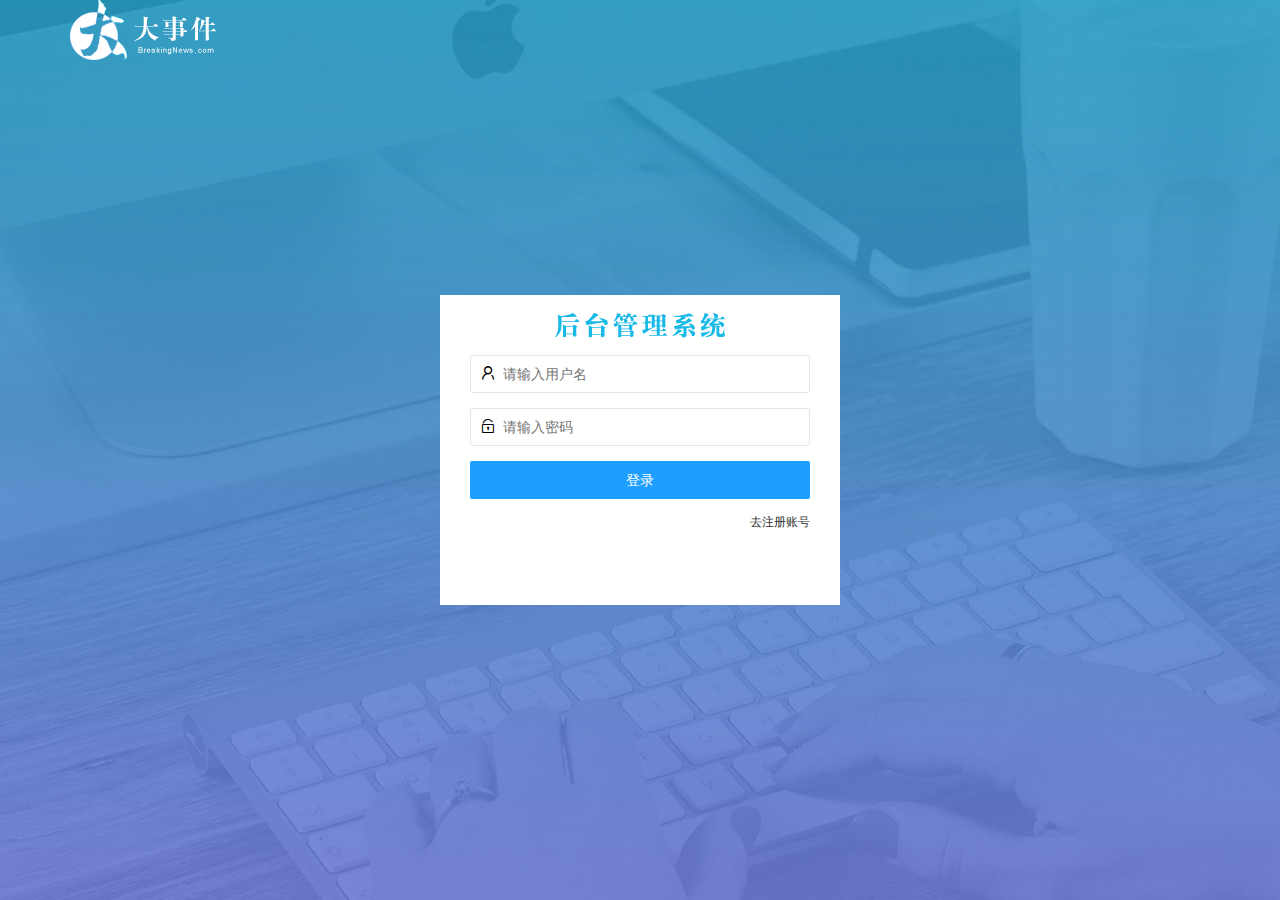
<file: index.html>
<!DOCTYPE html>
<html lang="en">
<head>
    <meta charset="UTF-8">
    <meta name="viewport" content="width=device-width, initial-scale=1.0">
    <title>大事件登录/注册</title>
    <link rel="stylesheet" href="/assets/lib/layui/css/layui.css">
    <link rel="stylesheet" href="/assets/css/login.css">
</head>
<body>
    <!-- 头部的 Logo 区域 -->
    <div class="layui-main">
        <img src="/assets/images/logo.png" alt="" />
    </div> 
    <!-- 登录注册区域 -->
    <div class="loginAndRegBox">
        <div class="title-box"></div>
        <!-- 登录的div -->




    <!-- <div class="login-box">
        <div class="layui-form-item links">
            输入框 -->
            <!-- <div class="layui-form-item">
                <div class="layui-input-block">
                <input type="text" name="title" required  lay-verify="required" placeholder="请输入账号" autocomplete="off" class="layui-input">
                </div> -->
                <!-- <div class="layui-form-item"> -->
                    <!-- <i class="layui-icon layui-icon-username"></i> -->
                    <!-- <input type="text" name="username" required lay-verify="required" placeholder="请输入用户名" autocomplete="off" class="layui-input" /> -->
                <!-- </div> -->
                <!-- 密码 -->
                <!-- <div class="layui-form-item"> -->
                    <!-- <i class="layui-icon layui-icon-password"></i> -->
                    <!-- <input type="password" name="password" required lay-verify="required" placeholder="请输入密码" autocomplete="off" class="layui-input" /> -->
                <!-- </div> -->
                <!-- 登录按钮 -->
        <!-- <div class="layui-form-item">
            
            <button class="layui-btn layui-btn-fluid layui-btn-normal" lay-submit>登录</button>
        </div>
        <a href="javascript:;" id="link_reg">去注册账号</a>
    </div></div> - -->

    <div class="login-box">
        <!-- 登录的表单 -->
        <form class="layui-form" id="form_login">
        <!-- 用户名 -->
        <div class="layui-form-item">
            <i class="layui-icon layui-icon-username"></i>
            <input type="text" name="username" required lay-verify="required" placeholder="请输入用户名" autocomplete="off" class="layui-input" />
        </div>
        <!-- 密码 -->
        <div class="layui-form-item">
            <i class="layui-icon layui-icon-password"></i>
            <input type="password" name="password" required lay-verify="required|pwd" placeholder="请输入密码" autocomplete="off" class="layui-input" />
        </div>
        <!-- 登录按钮 -->
        <div class="layui-form-item">
            <!-- 注意：表单提交按钮和普通按钮的区别，就是 lay-submit 属性 -->
            <button class="layui-btn layui-btn-fluid layui-btn-normal" lay-submit>登录</button>
        </div>
        <div class="layui-form-item links">
            <a href="javascript:;" id="link_reg">去注册账号</a>
        </div>
        </form>
    </div>


    <!-- 注册的div -->
    <div class="reg-box">
        <!-- 注册的表单 -->
        <form class="layui-form" id="form_reg">
        <!-- 用户名 -->
        <div class="layui-form-item">
            <i class="layui-icon layui-icon-username"></i>
            <input type="text" name="username" required lay-verify="required" placeholder="请输入用户名" autocomplete="off" class="layui-input" />
        </div>
        <!-- 密码 -->
        <div class="layui-form-item">
            <i class="layui-icon layui-icon-password"></i>
            <input type="password" name="password" required lay-verify="required|pwd" placeholder="请输入密码" autocomplete="off" class="layui-input" />
        </div>
        <!-- 密码确认框 -->
        <div class="layui-form-item">
            <i class="layui-icon layui-icon-password"></i>
            <input type="password" name="repassword" required lay-verify="required|pwd|repwd" placeholder="再次确认密码" autocomplete="off" class="layui-input" />
        </div>
        <!-- 注册按钮 -->
        <div class="layui-form-item">
            <!-- 注意：表单提交按钮和普通按钮的区别，就是 lay-submit 属性 -->
            <button class="layui-btn layui-btn-fluid layui-btn-normal" lay-submit>注册</button>
        </div>
        <div class="layui-form-item links">
            <a href="javascript:;" id="link_login">去登录</a>
        </div>
        </form>
    </div>
    </div>
    <script src="/assets/lib/jquery.js"></script>
    <script src="/assets/js/baseAPI.js"></script>
    <script src="/assets/js/login.js"></script>
    <script src="/assets/lib/layui/layui.all.js"></script>
</body>
</html>
</file>
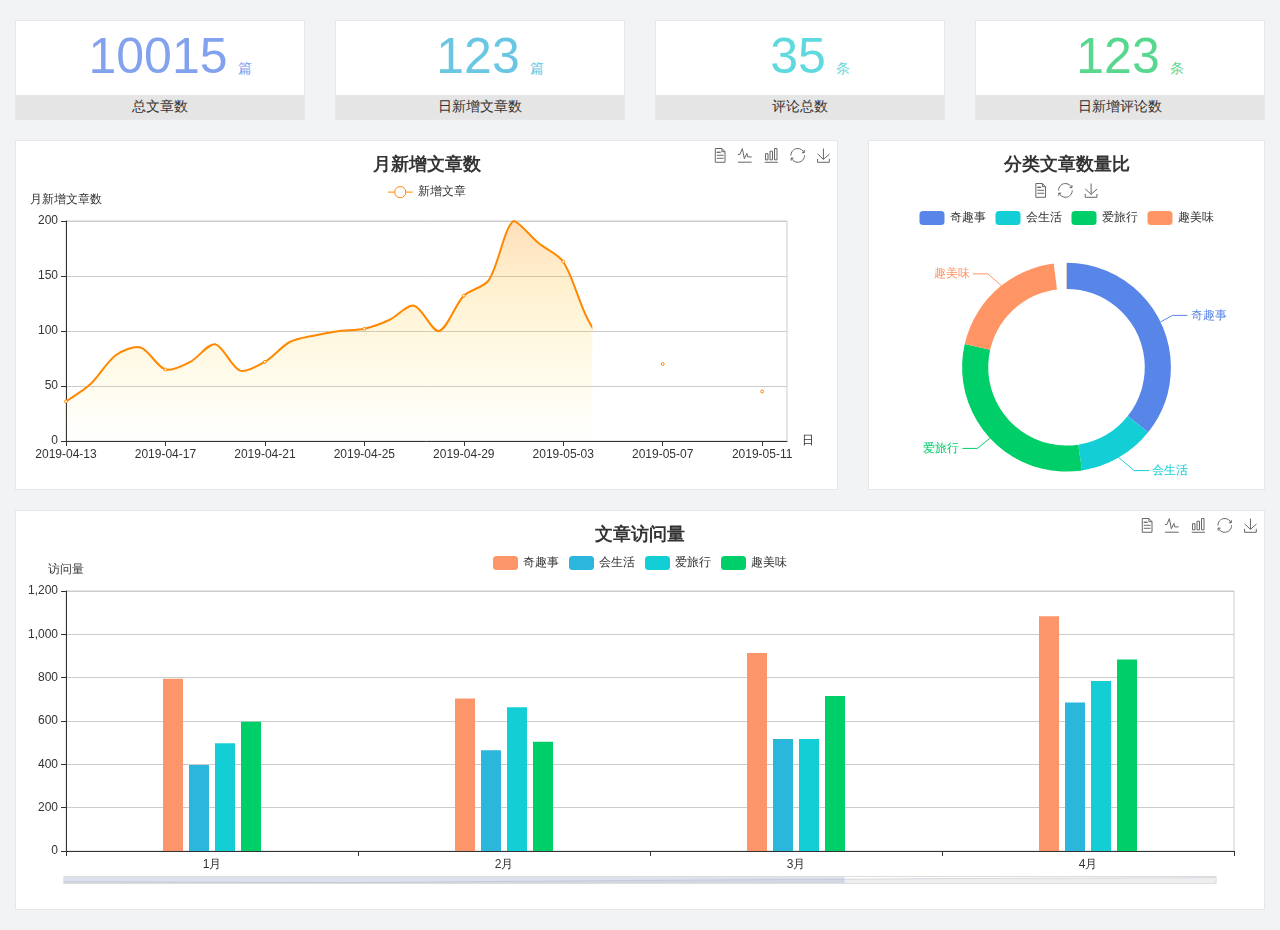
<file: home/dashboard.html>
<!DOCTYPE html>
<html lang="en">

<head>
  <meta charset="UTF-8">
  <meta name="viewport" content="width=device-width, initial-scale=1.0">
  <meta http-equiv="X-UA-Compatible" content="ie=edge">
  <title>图表统计</title>
  <link rel="stylesheet" href="../../assets/lib/bootstrap.css" />
  <link rel="stylesheet" href="../../assets/lib/main.css" />
  <script src="../../assets/lib/jquery.js"></script>
  <script type="text/javascript" src="../../assets/lib/echarts.min.js"></script>
</head>

<body>
  <div class="container-fluid">
    <div class="row spannel_list">
      <div class="col-sm-3 col-xs-6">
        <div class="spannel">
          <em>10015</em><span>篇</span>
          <b>总文章数</b>
        </div>
      </div>
      <div class="col-sm-3 col-xs-6">
        <div class="spannel scolor01">
          <em>123</em><span>篇</span>
          <b>日新增文章数</b>
        </div>
      </div>
      <div class="col-sm-3 col-xs-6">
        <div class="spannel scolor02">
          <em>35</em><span>条</span>
          <b>评论总数</b>
        </div>
      </div>
      <div class="col-sm-3 col-xs-6">
        <div class="spannel scolor03">
          <em>123</em><span>条</span>
          <b>日新增评论数</b>
        </div>
      </div>
    </div>
  </div>

  <div class="container-fluid">
    <div class="row curve-pie">
      <div class="col-lg-8 col-md-8">
        <div class="gragh_pannel" id="curve_show"></div>
      </div>
      <div class="col-lg-4 col-md-4">
        <div class="gragh_pannel" id="pie_show"></div>
      </div>
    </div>
  </div>

  <div class="container-fluid">
    <div class="column_pannel" id="column_show"></div>
  </div>

  <script>
    var oChart = echarts.init(document.getElementById('curve_show'));
    var aList_all = [
      { 'count': 36, 'date': '2019-04-13' },
      { 'count': 52, 'date': '2019-04-14' },
      { 'count': 78, 'date': '2019-04-15' },
      { 'count': 85, 'date': '2019-04-16' },
      { 'count': 65, 'date': '2019-04-17' },
      { 'count': 72, 'date': '2019-04-18' },
      { 'count': 88, 'date': '2019-04-19' },
      { 'count': 64, 'date': '2019-04-20' },
      { 'count': 72, 'date': '2019-04-21' },
      { 'count': 90, 'date': '2019-04-22' },
      { 'count': 96, 'date': '2019-04-23' },
      { 'count': 100, 'date': '2019-04-24' },
      { 'count': 102, 'date': '2019-04-25' },
      { 'count': 110, 'date': '2019-04-26' },
      { 'count': 123, 'date': '2019-04-27' },
      { 'count': 100, 'date': '2019-04-28' },
      { 'count': 132, 'date': '2019-04-29' },
      { 'count': 146, 'date': '2019-04-30' },
      { 'count': 200, 'date': '2019-05-01' },
      { 'count': 180, 'date': '2019-05-02' },
      { 'count': 163, 'date': '2019-05-03' },
      { 'count': 110, 'date': '2019-05-04' },
      { 'count': 80, 'date': '2019-05-05' },
      { 'count': 82, 'date': '2019-05-06' },
      { 'count': 70, 'date': '2019-05-07' },
      { 'count': 65, 'date': '2019-05-08' },
      { 'count': 54, 'date': '2019-05-09' },
      { 'count': 40, 'date': '2019-05-10' },
      { 'count': 45, 'date': '2019-05-11' },
      { 'count': 38, 'date': '2019-05-12' },
    ];

    let aCount = [];
    let aDate = [];

    for (var i = 0; i < aList_all.length; i++) {
      aCount.push(aList_all[i].count);
      aDate.push(aList_all[i].date);
    }

    var chartopt = {
      title: {
        text: '月新增文章数',
        left: 'center',
        top: '10'
      },
      tooltip: {
        trigger: 'axis'
      },
      legend: {
        data: ['新增文章'],
        top: '40'
      },
      toolbox: {
        show: true,
        feature: {
          mark: { show: true },
          dataView: { show: true, readOnly: false },
          magicType: { show: true, type: ['line', 'bar'] },
          restore: { show: true },
          saveAsImage: { show: true }
        }
      },
      calculable: true,
      xAxis: [
        {
          name: '日',
          type: 'category',
          boundaryGap: false,
          data: aDate
        }
      ],
      yAxis: [
        {
          name: '月新增文章数',
          type: 'value'
        }
      ],
      series: [
        {
          name: '新增文章',
          type: 'line',
          smooth: true,
          itemStyle: { normal: { areaStyle: { type: 'default' }, color: '#f80' }, lineStyle: { color: '#f80' } },
          data: aCount
        }],
      areaStyle: {
        normal: {
          color: new echarts.graphic.LinearGradient(0, 0, 0, 1, [{
            offset: 0,
            color: 'rgba(255,136,0,0.39)'
          }, {
            offset: .34,
            color: 'rgba(255,180,0,0.25)'
          }, {
            offset: 1,
            color: 'rgba(255,222,0,0.00)'
          }])

        }
      },
      grid: {
        show: true,
        x: 50,
        x2: 50,
        y: 80,
        height: 220
      }
    };

    oChart.setOption(chartopt);


    var oPie = echarts.init(document.getElementById('pie_show'));
    var oPieopt =
    {
      title: {
        top: 10,
        text: '分类文章数量比',
        x: 'center'
      },
      tooltip: {
        trigger: 'item',
        formatter: "{a} <br/>{b} : {c} ({d}%)"
      },
      color: ['#5885e8', '#13cfd5', '#00ce68', '#ff9565'],
      legend: {
        x: 'center',
        top: 65,
        data: ['奇趣事', '会生活', '爱旅行', '趣美味']
      },
      toolbox: {
        show: true,
        x: 'center',
        top: 35,
        feature: {
          mark: { show: true },
          dataView: { show: true, readOnly: false },
          magicType: {
            show: true,
            type: ['pie', 'funnel'],
            option: {
              funnel: {
                x: '25%',
                width: '50%',
                funnelAlign: 'left',
                max: 1548
              }
            }
          },
          restore: { show: true },
          saveAsImage: { show: true }
        }
      },
      calculable: true,
      series: [
        {
          name: '访问来源',
          type: 'pie',
          radius: ['45%', '60%'],
          center: ['50%', '65%'],
          data: [
            { value: 300, name: '奇趣事' },
            { value: 100, name: '会生活' },
            { value: 260, name: '爱旅行' },
            { value: 180, name: '趣美味' }
          ]
        }
      ]
    };
    oPie.setOption(oPieopt);



    var oColumn = this.echarts.init(document.getElementById('column_show'));
    var oColumnopt =
    {
      title: {
        text: '文章访问量',
        left: 'center',
        top: '10'
      },
      tooltip: {
        trigger: 'axis'
      },
      legend: {
        data: ['奇趣事', '会生活', '爱旅行', '趣美味'],
        top: '40'
      },
      toolbox: {
        show: true,
        feature: {
          mark: { show: true },
          dataView: { show: true, readOnly: false },
          magicType: { show: true, type: ['line', 'bar'] },
          restore: { show: true },
          saveAsImage: { show: true }
        }
      },
      calculable: true,
      xAxis: [
        {
          type: 'category',
          data: ['1月', '2月', '3月', '4月', '5月']
        }
      ],
      yAxis: [
        {
          name: '访问量',
          type: 'value'
        }
      ],
      series: [
        {
          name: '奇趣事',
          type: 'bar',
          barWidth: 20,
          itemStyle: {
            normal: { areaStyle: { type: 'default' }, color: '#fd956a' }
          },
          data: [800, 708, 920, 1090, 1200]
        },
        {
          name: '会生活',
          type: 'bar',
          barWidth: 20,
          itemStyle: {
            normal: { areaStyle: { type: 'default' }, color: '#2bb6db' }
          },
          data: [400, 468, 520, 690, 800]
        },
        {
          name: '爱旅行',
          type: 'bar',
          barWidth: 20,
          itemStyle: {
            normal: { areaStyle: { type: 'default' }, color: '#13cfd5' }
          },
          data: [500, 668, 520, 790, 900]
        },
        {
          name: '趣美味',
          type: 'bar',
          barWidth: 20,
          itemStyle: {
            normal: { areaStyle: { type: 'default' }, color: '#00ce68' }
          },
          data: [600, 508, 720, 890, 1000]
        }
      ],
      grid: {
        show: true,
        x: 50,
        x2: 30,
        y: 80,
        height: 260
      },
      dataZoom: [//给x轴设置滚动条
        {
          start: 0,//默认为0
          end: 100 - 1000 / 31,//默认为100
          type: 'slider',
          show: true,
          xAxisIndex: [0],
          handleSize: 0,//滑动条的 左右2个滑动条的大小
          height: 8,//组件高度
          left: 45, //左边的距离
          right: 50,//右边的距离
          bottom: 26,//右边的距离
          handleColor: '#ddd',//h滑动图标的颜色
          handleStyle: {
            borderColor: "#cacaca",
            borderWidth: "1",
            shadowBlur: 2,
            background: "#ddd",
            shadowColor: "#ddd",
          }
        }]
    };
    oColumn.setOption(oColumnopt);
  </script>
</body>

</html>
</file>
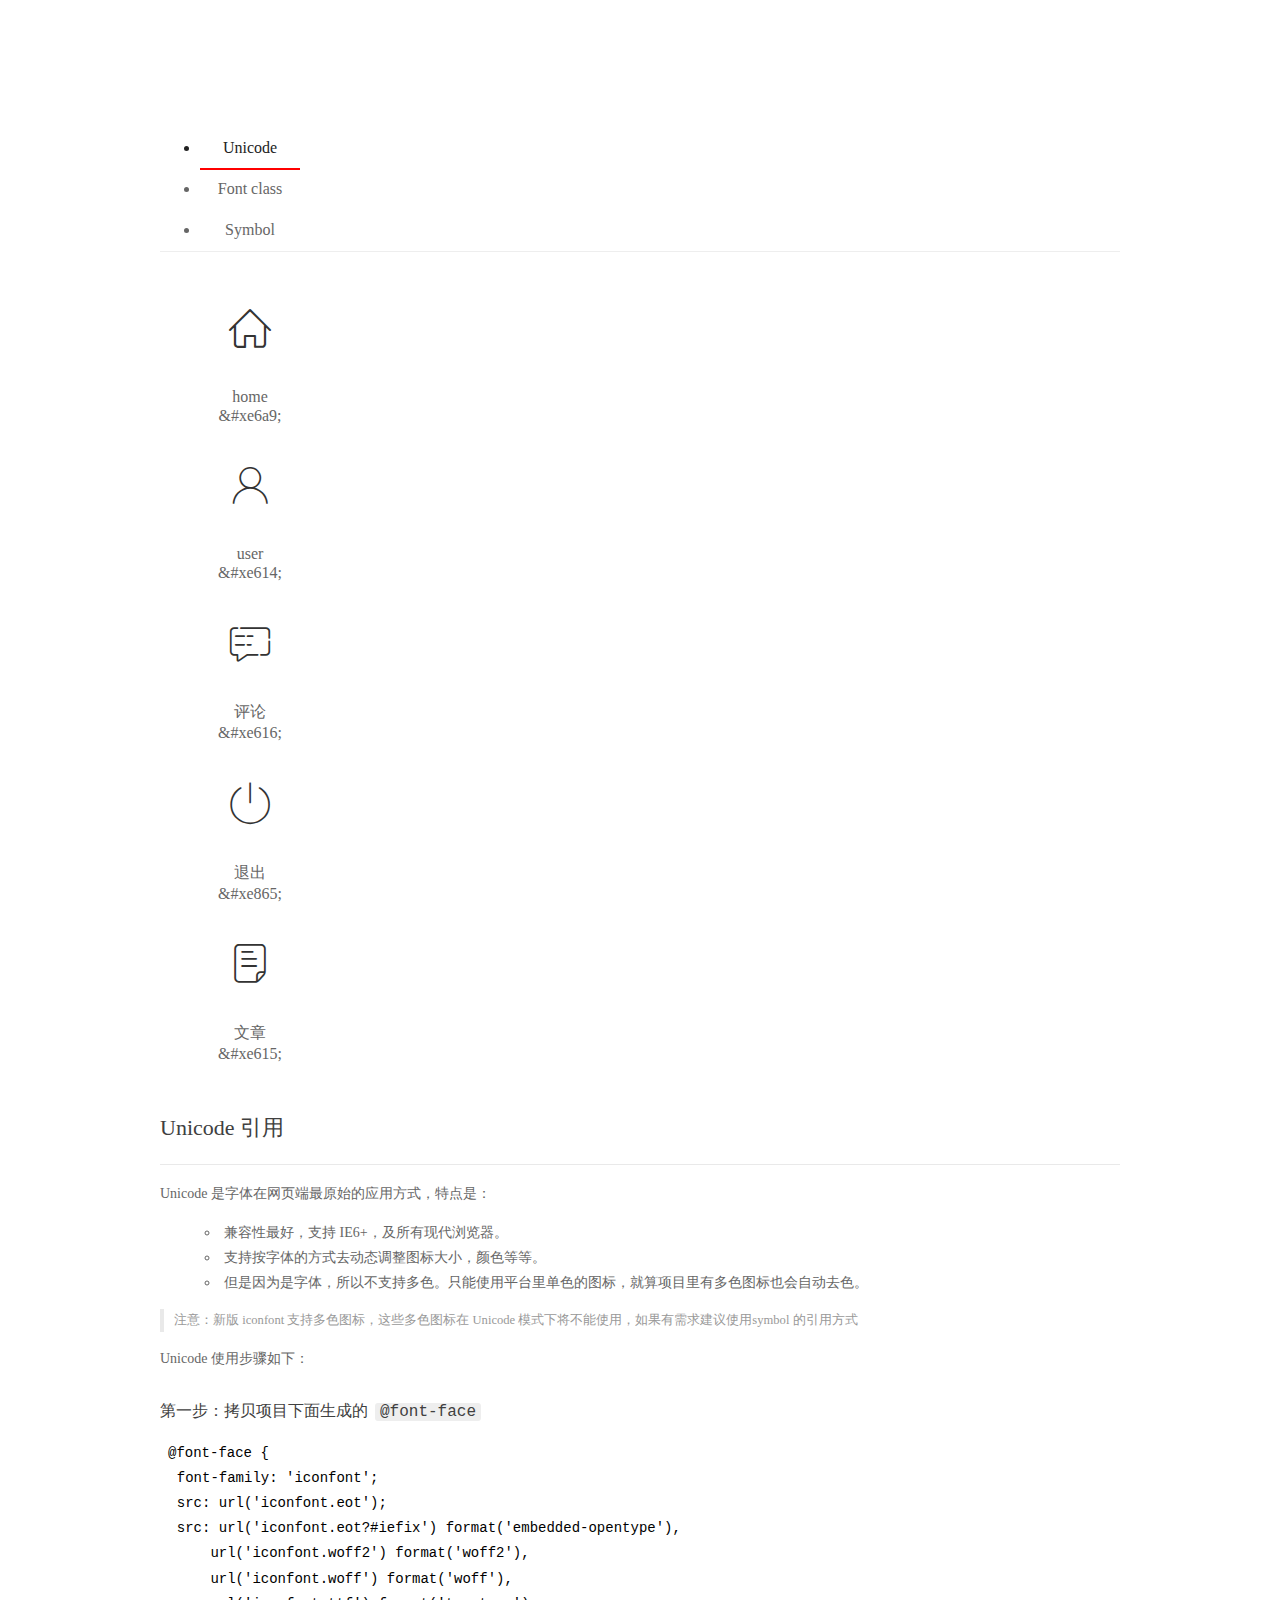
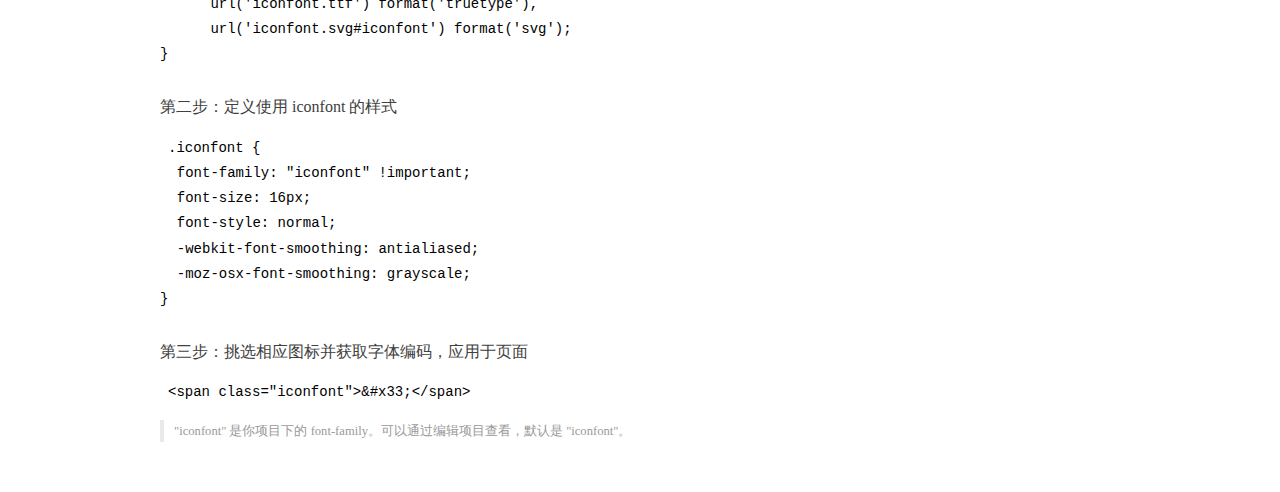
<file: assets/fonts/demo_index.html>
<!DOCTYPE html>
<html>
<head>
  <meta charset="utf-8"/>
  <title>IconFont Demo</title>
  <link rel="shortcut icon" href="https://gtms04.alicdn.com/tps/i4/TB1_oz6GVXXXXaFXpXXJDFnIXXX-64-64.ico" type="image/x-icon"/>
  <link rel="stylesheet" href="https://g.alicdn.com/thx/cube/1.3.2/cube.min.css">
  <link rel="stylesheet" href="demo.css">
  <link rel="stylesheet" href="iconfont.css">
  <script src="iconfont.js"></script>
  <!-- jQuery -->
  <script src="https://a1.alicdn.com/oss/uploads/2018/12/26/7bfddb60-08e8-11e9-9b04-53e73bb6408b.js"></script>
  <!-- 代码高亮 -->
  <script src="https://a1.alicdn.com/oss/uploads/2018/12/26/a3f714d0-08e6-11e9-8a15-ebf944d7534c.js"></script>
</head>
<body>
  <div class="main">
    <h1 class="logo"><a href="https://www.iconfont.cn/" title="iconfont 首页" target="_blank">&#xe86b;</a></h1>
    <div class="nav-tabs">
      <ul id="tabs" class="dib-box">
        <li class="dib active"><span>Unicode</span></li>
        <li class="dib"><span>Font class</span></li>
        <li class="dib"><span>Symbol</span></li>
      </ul>
      
    </div>
    <div class="tab-container">
      <div class="content unicode" style="display: block;">
          <ul class="icon_lists dib-box">
          
            <li class="dib">
              <span class="icon iconfont">&#xe6a9;</span>
                <div class="name">home</div>
                <div class="code-name">&amp;#xe6a9;</div>
              </li>
          
            <li class="dib">
              <span class="icon iconfont">&#xe614;</span>
                <div class="name">user</div>
                <div class="code-name">&amp;#xe614;</div>
              </li>
          
            <li class="dib">
              <span class="icon iconfont">&#xe616;</span>
                <div class="name">评论</div>
                <div class="code-name">&amp;#xe616;</div>
              </li>
          
            <li class="dib">
              <span class="icon iconfont">&#xe865;</span>
                <div class="name">退出</div>
                <div class="code-name">&amp;#xe865;</div>
              </li>
          
            <li class="dib">
              <span class="icon iconfont">&#xe615;</span>
                <div class="name">文章</div>
                <div class="code-name">&amp;#xe615;</div>
              </li>
          
          </ul>
          <div class="article markdown">
          <h2 id="unicode-">Unicode 引用</h2>
          <hr>

          <p>Unicode 是字体在网页端最原始的应用方式，特点是：</p>
          <ul>
            <li>兼容性最好，支持 IE6+，及所有现代浏览器。</li>
            <li>支持按字体的方式去动态调整图标大小，颜色等等。</li>
            <li>但是因为是字体，所以不支持多色。只能使用平台里单色的图标，就算项目里有多色图标也会自动去色。</li>
          </ul>
          <blockquote>
            <p>注意：新版 iconfont 支持多色图标，这些多色图标在 Unicode 模式下将不能使用，如果有需求建议使用symbol 的引用方式</p>
          </blockquote>
          <p>Unicode 使用步骤如下：</p>
          <h3 id="-font-face">第一步：拷贝项目下面生成的 <code>@font-face</code></h3>
<pre><code class="language-css"
>@font-face {
  font-family: 'iconfont';
  src: url('iconfont.eot');
  src: url('iconfont.eot?#iefix') format('embedded-opentype'),
      url('iconfont.woff2') format('woff2'),
      url('iconfont.woff') format('woff'),
      url('iconfont.ttf') format('truetype'),
      url('iconfont.svg#iconfont') format('svg');
}
</code></pre>
          <h3 id="-iconfont-">第二步：定义使用 iconfont 的样式</h3>
<pre><code class="language-css"
>.iconfont {
  font-family: "iconfont" !important;
  font-size: 16px;
  font-style: normal;
  -webkit-font-smoothing: antialiased;
  -moz-osx-font-smoothing: grayscale;
}
</code></pre>
          <h3 id="-">第三步：挑选相应图标并获取字体编码，应用于页面</h3>
<pre>
<code class="language-html"
>&lt;span class="iconfont"&gt;&amp;#x33;&lt;/span&gt;
</code></pre>
          <blockquote>
            <p>"iconfont" 是你项目下的 font-family。可以通过编辑项目查看，默认是 "iconfont"。</p>
          </blockquote>
          </div>
      </div>
      <div class="content font-class">
        <ul class="icon_lists dib-box">
          
          <li class="dib">
            <span class="icon iconfont icon-home"></span>
            <div class="name">
              home
            </div>
            <div class="code-name">.icon-home
            </div>
          </li>
          
          <li class="dib">
            <span class="icon iconfont icon-user"></span>
            <div class="name">
              user
            </div>
            <div class="code-name">.icon-user
            </div>
          </li>
          
          <li class="dib">
            <span class="icon iconfont icon-pinglun"></span>
            <div class="name">
              评论
            </div>
            <div class="code-name">.icon-pinglun
            </div>
          </li>
          
          <li class="dib">
            <span class="icon iconfont icon-tuichu"></span>
            <div class="name">
              退出
            </div>
            <div class="code-name">.icon-tuichu
            </div>
          </li>
          
          <li class="dib">
            <span class="icon iconfont icon-16"></span>
            <div class="name">
              文章
            </div>
            <div class="code-name">.icon-16
            </div>
          </li>
          
        </ul>
        <div class="article markdown">
        <h2 id="font-class-">font-class 引用</h2>
        <hr>

        <p>font-class 是 Unicode 使用方式的一种变种，主要是解决 Unicode 书写不直观，语意不明确的问题。</p>
        <p>与 Unicode 使用方式相比，具有如下特点：</p>
        <ul>
          <li>兼容性良好，支持 IE8+，及所有现代浏览器。</li>
          <li>相比于 Unicode 语意明确，书写更直观。可以很容易分辨这个 icon 是什么。</li>
          <li>因为使用 class 来定义图标，所以当要替换图标时，只需要修改 class 里面的 Unicode 引用。</li>
          <li>不过因为本质上还是使用的字体，所以多色图标还是不支持的。</li>
        </ul>
        <p>使用步骤如下：</p>
        <h3 id="-fontclass-">第一步：引入项目下面生成的 fontclass 代码：</h3>
<pre><code class="language-html">&lt;link rel="stylesheet" href="./iconfont.css"&gt;
</code></pre>
        <h3 id="-">第二步：挑选相应图标并获取类名，应用于页面：</h3>
<pre><code class="language-html">&lt;span class="iconfont icon-xxx"&gt;&lt;/span&gt;
</code></pre>
        <blockquote>
          <p>"
            iconfont" 是你项目下的 font-family。可以通过编辑项目查看，默认是 "iconfont"。</p>
        </blockquote>
      </div>
      </div>
      <div class="content symbol">
          <ul class="icon_lists dib-box">
          
            <li class="dib">
                <svg class="icon svg-icon" aria-hidden="true">
                  <use xlink:href="#icon-home"></use>
                </svg>
                <div class="name">home</div>
                <div class="code-name">#icon-home</div>
            </li>
          
            <li class="dib">
                <svg class="icon svg-icon" aria-hidden="true">
                  <use xlink:href="#icon-user"></use>
                </svg>
                <div class="name">user</div>
                <div class="code-name">#icon-user</div>
            </li>
          
            <li class="dib">
                <svg class="icon svg-icon" aria-hidden="true">
                  <use xlink:href="#icon-pinglun"></use>
                </svg>
                <div class="name">评论</div>
                <div class="code-name">#icon-pinglun</div>
            </li>
          
            <li class="dib">
                <svg class="icon svg-icon" aria-hidden="true">
                  <use xlink:href="#icon-tuichu"></use>
                </svg>
                <div class="name">退出</div>
                <div class="code-name">#icon-tuichu</div>
            </li>
          
            <li class="dib">
                <svg class="icon svg-icon" aria-hidden="true">
                  <use xlink:href="#icon-16"></use>
                </svg>
                <div class="name">文章</div>
                <div class="code-name">#icon-16</div>
            </li>
          
          </ul>
          <div class="article markdown">
          <h2 id="symbol-">Symbol 引用</h2>
          <hr>

          <p>这是一种全新的使用方式，应该说这才是未来的主流，也是平台目前推荐的用法。相关介绍可以参考这篇<a href="">文章</a>
            这种用法其实是做了一个 SVG 的集合，与另外两种相比具有如下特点：</p>
          <ul>
            <li>支持多色图标了，不再受单色限制。</li>
            <li>通过一些技巧，支持像字体那样，通过 <code>font-size</code>, <code>color</code> 来调整样式。</li>
            <li>兼容性较差，支持 IE9+，及现代浏览器。</li>
            <li>浏览器渲染 SVG 的性能一般，还不如 png。</li>
          </ul>
          <p>使用步骤如下：</p>
          <h3 id="-symbol-">第一步：引入项目下面生成的 symbol 代码：</h3>
<pre><code class="language-html">&lt;script src="./iconfont.js"&gt;&lt;/script&gt;
</code></pre>
          <h3 id="-css-">第二步：加入通用 CSS 代码（引入一次就行）：</h3>
<pre><code class="language-html">&lt;style&gt;
.icon {
  width: 1em;
  height: 1em;
  vertical-align: -0.15em;
  fill: currentColor;
  overflow: hidden;
}
&lt;/style&gt;
</code></pre>
          <h3 id="-">第三步：挑选相应图标并获取类名，应用于页面：</h3>
<pre><code class="language-html">&lt;svg class="icon" aria-hidden="true"&gt;
  &lt;use xlink:href="#icon-xxx"&gt;&lt;/use&gt;
&lt;/svg&gt;
</code></pre>
          </div>
      </div>

    </div>
  </div>
  <script>
  $(document).ready(function () {
      $('.tab-container .content:first').show()

      $('#tabs li').click(function (e) {
        var tabContent = $('.tab-container .content')
        var index = $(this).index()

        if ($(this).hasClass('active')) {
          return
        } else {
          $('#tabs li').removeClass('active')
          $(this).addClass('active')

          tabContent.hide().eq(index).fadeIn()
        }
      })
    })
  </script>
</body>
</html>
</file>
<file: assets/lib/layui/css/layui.css>
/** layui-v2.5.5 MIT License By https://www.layui.com */
 .layui-inline,img{display:inline-block;vertical-align:middle}h1,h2,h3,h4,h5,h6{font-weight:400}.layui-edge,.layui-header,.layui-inline,.layui-main{position:relative}.layui-body,.layui-edge,.layui-elip{overflow:hidden}.layui-btn,.layui-edge,.layui-inline,img{vertical-align:middle}.layui-btn,.layui-disabled,.layui-icon,.layui-unselect{-moz-user-select:none;-webkit-user-select:none;-ms-user-select:none}.layui-elip,.layui-form-checkbox span,.layui-form-pane .layui-form-label{text-overflow:ellipsis;white-space:nowrap}.layui-breadcrumb,.layui-tree-btnGroup{visibility:hidden}blockquote,body,button,dd,div,dl,dt,form,h1,h2,h3,h4,h5,h6,input,li,ol,p,pre,td,textarea,th,ul{margin:0;padding:0;-webkit-tap-highlight-color:rgba(0,0,0,0)}a:active,a:hover{outline:0}img{border:none}li{list-style:none}table{border-collapse:collapse;border-spacing:0}h4,h5,h6{font-size:100%}button,input,optgroup,option,select,textarea{font-family:inherit;font-size:inherit;font-style:inherit;font-weight:inherit;outline:0}pre{white-space:pre-wrap;white-space:-moz-pre-wrap;white-space:-pre-wrap;white-space:-o-pre-wrap;word-wrap:break-word}body{line-height:24px;font:14px Helvetica Neue,Helvetica,PingFang SC,Tahoma,Arial,sans-serif}hr{height:1px;margin:10px 0;border:0;clear:both}a{color:#333;text-decoration:none}a:hover{color:#777}a cite{font-style:normal;*cursor:pointer}.layui-border-box,.layui-border-box *{box-sizing:border-box}.layui-box,.layui-box *{box-sizing:content-box}.layui-clear{clear:both;*zoom:1}.layui-clear:after{content:'\20';clear:both;*zoom:1;display:block;height:0}.layui-inline{*display:inline;*zoom:1}.layui-edge{display:inline-block;width:0;height:0;border-width:6px;border-style:dashed;border-color:transparent}.layui-edge-top{top:-4px;border-bottom-color:#999;border-bottom-style:solid}.layui-edge-right{border-left-color:#999;border-left-style:solid}.layui-edge-bottom{top:2px;border-top-color:#999;border-top-style:solid}.layui-edge-left{border-right-color:#999;border-right-style:solid}.layui-disabled,.layui-disabled:hover{color:#d2d2d2!important;cursor:not-allowed!important}.layui-circle{border-radius:100%}.layui-show{display:block!important}.layui-hide{display:none!important}@font-face{font-family:layui-icon;src:url(../font/iconfont.eot?v=250);src:url(../font/iconfont.eot?v=250#iefix) format('embedded-opentype'),url(../font/iconfont.woff2?v=250) format('woff2'),url(../font/iconfont.woff?v=250) format('woff'),url(../font/iconfont.ttf?v=250) format('truetype'),url(../font/iconfont.svg?v=250#layui-icon) format('svg')}.layui-icon{font-family:layui-icon!important;font-size:16px;font-style:normal;-webkit-font-smoothing:antialiased;-moz-osx-font-smoothing:grayscale}.layui-icon-reply-fill:before{content:"\e611"}.layui-icon-set-fill:before{content:"\e614"}.layui-icon-menu-fill:before{content:"\e60f"}.layui-icon-search:before{content:"\e615"}.layui-icon-share:before{content:"\e641"}.layui-icon-set-sm:before{content:"\e620"}.layui-icon-engine:before{content:"\e628"}.layui-icon-close:before{content:"\1006"}.layui-icon-close-fill:before{content:"\1007"}.layui-icon-chart-screen:before{content:"\e629"}.layui-icon-star:before{content:"\e600"}.layui-icon-circle-dot:before{content:"\e617"}.layui-icon-chat:before{content:"\e606"}.layui-icon-release:before{content:"\e609"}.layui-icon-list:before{content:"\e60a"}.layui-icon-chart:before{content:"\e62c"}.layui-icon-ok-circle:before{content:"\1005"}.layui-icon-layim-theme:before{content:"\e61b"}.layui-icon-table:before{content:"\e62d"}.layui-icon-right:before{content:"\e602"}.layui-icon-left:before{content:"\e603"}.layui-icon-cart-simple:before{content:"\e698"}.layui-icon-face-cry:before{content:"\e69c"}.layui-icon-face-smile:before{content:"\e6af"}.layui-icon-survey:before{content:"\e6b2"}.layui-icon-tree:before{content:"\e62e"}.layui-icon-upload-circle:before{content:"\e62f"}.layui-icon-add-circle:before{content:"\e61f"}.layui-icon-download-circle:before{content:"\e601"}.layui-icon-templeate-1:before{content:"\e630"}.layui-icon-util:before{content:"\e631"}.layui-icon-face-surprised:before{content:"\e664"}.layui-icon-edit:before{content:"\e642"}.layui-icon-speaker:before{content:"\e645"}.layui-icon-down:before{content:"\e61a"}.layui-icon-file:before{content:"\e621"}.layui-icon-layouts:before{content:"\e632"}.layui-icon-rate-half:before{content:"\e6c9"}.layui-icon-add-circle-fine:before{content:"\e608"}.layui-icon-prev-circle:before{content:"\e633"}.layui-icon-read:before{content:"\e705"}.layui-icon-404:before{content:"\e61c"}.layui-icon-carousel:before{content:"\e634"}.layui-icon-help:before{content:"\e607"}.layui-icon-code-circle:before{content:"\e635"}.layui-icon-water:before{content:"\e636"}.layui-icon-username:before{content:"\e66f"}.layui-icon-find-fill:before{content:"\e670"}.layui-icon-about:before{content:"\e60b"}.layui-icon-location:before{content:"\e715"}.layui-icon-up:before{content:"\e619"}.layui-icon-pause:before{content:"\e651"}.layui-icon-date:before{content:"\e637"}.layui-icon-layim-uploadfile:before{content:"\e61d"}.layui-icon-delete:before{content:"\e640"}.layui-icon-play:before{content:"\e652"}.layui-icon-top:before{content:"\e604"}.layui-icon-friends:before{content:"\e612"}.layui-icon-refresh-3:before{content:"\e9aa"}.layui-icon-ok:before{content:"\e605"}.layui-icon-layer:before{content:"\e638"}.layui-icon-face-smile-fine:before{content:"\e60c"}.layui-icon-dollar:before{content:"\e659"}.layui-icon-group:before{content:"\e613"}.layui-icon-layim-download:before{content:"\e61e"}.layui-icon-picture-fine:before{content:"\e60d"}.layui-icon-link:before{content:"\e64c"}.layui-icon-diamond:before{content:"\e735"}.layui-icon-log:before{content:"\e60e"}.layui-icon-rate-solid:before{content:"\e67a"}.layui-icon-fonts-del:before{content:"\e64f"}.layui-icon-unlink:before{content:"\e64d"}.layui-icon-fonts-clear:before{content:"\e639"}.layui-icon-triangle-r:before{content:"\e623"}.layui-icon-circle:before{content:"\e63f"}.layui-icon-radio:before{content:"\e643"}.layui-icon-align-center:before{content:"\e647"}.layui-icon-align-right:before{content:"\e648"}.layui-icon-align-left:before{content:"\e649"}.layui-icon-loading-1:before{content:"\e63e"}.layui-icon-return:before{content:"\e65c"}.layui-icon-fonts-strong:before{content:"\e62b"}.layui-icon-upload:before{content:"\e67c"}.layui-icon-dialogue:before{content:"\e63a"}.layui-icon-video:before{content:"\e6ed"}.layui-icon-headset:before{content:"\e6fc"}.layui-icon-cellphone-fine:before{content:"\e63b"}.layui-icon-add-1:before{content:"\e654"}.layui-icon-face-smile-b:before{content:"\e650"}.layui-icon-fonts-html:before{content:"\e64b"}.layui-icon-form:before{content:"\e63c"}.layui-icon-cart:before{content:"\e657"}.layui-icon-camera-fill:before{content:"\e65d"}.layui-icon-tabs:before{content:"\e62a"}.layui-icon-fonts-code:before{content:"\e64e"}.layui-icon-fire:before{content:"\e756"}.layui-icon-set:before{content:"\e716"}.layui-icon-fonts-u:before{content:"\e646"}.layui-icon-triangle-d:before{content:"\e625"}.layui-icon-tips:before{content:"\e702"}.layui-icon-picture:before{content:"\e64a"}.layui-icon-more-vertical:before{content:"\e671"}.layui-icon-flag:before{content:"\e66c"}.layui-icon-loading:before{content:"\e63d"}.layui-icon-fonts-i:before{content:"\e644"}.layui-icon-refresh-1:before{content:"\e666"}.layui-icon-rmb:before{content:"\e65e"}.layui-icon-home:before{content:"\e68e"}.layui-icon-user:before{content:"\e770"}.layui-icon-notice:before{content:"\e667"}.layui-icon-login-weibo:before{content:"\e675"}.layui-icon-voice:before{content:"\e688"}.layui-icon-upload-drag:before{content:"\e681"}.layui-icon-login-qq:before{content:"\e676"}.layui-icon-snowflake:before{content:"\e6b1"}.layui-icon-file-b:before{content:"\e655"}.layui-icon-template:before{content:"\e663"}.layui-icon-auz:before{content:"\e672"}.layui-icon-console:before{content:"\e665"}.layui-icon-app:before{content:"\e653"}.layui-icon-prev:before{content:"\e65a"}.layui-icon-website:before{content:"\e7ae"}.layui-icon-next:before{content:"\e65b"}.layui-icon-component:before{content:"\e857"}.layui-icon-more:before{content:"\e65f"}.layui-icon-login-wechat:before{content:"\e677"}.layui-icon-shrink-right:before{content:"\e668"}.layui-icon-spread-left:before{content:"\e66b"}.layui-icon-camera:before{content:"\e660"}.layui-icon-note:before{content:"\e66e"}.layui-icon-refresh:before{content:"\e669"}.layui-icon-female:before{content:"\e661"}.layui-icon-male:before{content:"\e662"}.layui-icon-password:before{content:"\e673"}.layui-icon-senior:before{content:"\e674"}.layui-icon-theme:before{content:"\e66a"}.layui-icon-tread:before{content:"\e6c5"}.layui-icon-praise:before{content:"\e6c6"}.layui-icon-star-fill:before{content:"\e658"}.layui-icon-rate:before{content:"\e67b"}.layui-icon-template-1:before{content:"\e656"}.layui-icon-vercode:before{content:"\e679"}.layui-icon-cellphone:before{content:"\e678"}.layui-icon-screen-full:before{content:"\e622"}.layui-icon-screen-restore:before{content:"\e758"}.layui-icon-cols:before{content:"\e610"}.layui-icon-export:before{content:"\e67d"}.layui-icon-print:before{content:"\e66d"}.layui-icon-slider:before{content:"\e714"}.layui-icon-addition:before{content:"\e624"}.layui-icon-subtraction:before{content:"\e67e"}.layui-icon-service:before{content:"\e626"}.layui-icon-transfer:before{content:"\e691"}.layui-main{width:1140px;margin:0 auto}.layui-header{z-index:1000;height:60px}.layui-header a:hover{transition:all .5s;-webkit-transition:all .5s}.layui-side{position:fixed;left:0;top:0;bottom:0;z-index:999;width:200px;overflow-x:hidden}.layui-side-scroll{position:relative;width:220px;height:100%;overflow-x:hidden}.layui-body{position:absolute;left:200px;right:0;top:0;bottom:0;z-index:998;width:auto;overflow-y:auto;box-sizing:border-box}.layui-layout-body{overflow:hidden}.layui-layout-admin .layui-header{background-color:#23262E}.layui-layout-admin .layui-side{top:60px;width:200px;overflow-x:hidden}.layui-layout-admin .layui-body{position:fixed;top:60px;bottom:44px}.layui-layout-admin .layui-main{width:auto;margin:0 15px}.layui-layout-admin .layui-footer{position:fixed;left:200px;right:0;bottom:0;height:44px;line-height:44px;padding:0 15px;background-color:#eee}.layui-layout-admin .layui-logo{position:absolute;left:0;top:0;width:200px;height:100%;line-height:60px;text-align:center;color:#009688;font-size:16px}.layui-layout-admin .layui-header .layui-nav{background:0 0}.layui-layout-left{position:absolute!important;left:200px;top:0}.layui-layout-right{position:absolute!important;right:0;top:0}.layui-container{position:relative;margin:0 auto;padding:0 15px;box-sizing:border-box}.layui-fluid{position:relative;margin:0 auto;padding:0 15px}.layui-row:after,.layui-row:before{content:'';display:block;clear:both}.layui-col-lg1,.layui-col-lg10,.layui-col-lg11,.layui-col-lg12,.layui-col-lg2,.layui-col-lg3,.layui-col-lg4,.layui-col-lg5,.layui-col-lg6,.layui-col-lg7,.layui-col-lg8,.layui-col-lg9,.layui-col-md1,.layui-col-md10,.layui-col-md11,.layui-col-md12,.layui-col-md2,.layui-col-md3,.layui-col-md4,.layui-col-md5,.layui-col-md6,.layui-col-md7,.layui-col-md8,.layui-col-md9,.layui-col-sm1,.layui-col-sm10,.layui-col-sm11,.layui-col-sm12,.layui-col-sm2,.layui-col-sm3,.layui-col-sm4,.layui-col-sm5,.layui-col-sm6,.layui-col-sm7,.layui-col-sm8,.layui-col-sm9,.layui-col-xs1,.layui-col-xs10,.layui-col-xs11,.layui-col-xs12,.layui-col-xs2,.layui-col-xs3,.layui-col-xs4,.layui-col-xs5,.layui-col-xs6,.layui-col-xs7,.layui-col-xs8,.layui-col-xs9{position:relative;display:block;box-sizing:border-box}.layui-col-xs1,.layui-col-xs10,.layui-col-xs11,.layui-col-xs12,.layui-col-xs2,.layui-col-xs3,.layui-col-xs4,.layui-col-xs5,.layui-col-xs6,.layui-col-xs7,.layui-col-xs8,.layui-col-xs9{float:left}.layui-col-xs1{width:8.33333333%}.layui-col-xs2{width:16.66666667%}.layui-col-xs3{width:25%}.layui-col-xs4{width:33.33333333%}.layui-col-xs5{width:41.66666667%}.layui-col-xs6{width:50%}.layui-col-xs7{width:58.33333333%}.layui-col-xs8{width:66.66666667%}.layui-col-xs9{width:75%}.layui-col-xs10{width:83.33333333%}.layui-col-xs11{width:91.66666667%}.layui-col-xs12{width:100%}.layui-col-xs-offset1{margin-left:8.33333333%}.layui-col-xs-offset2{margin-left:16.66666667%}.layui-col-xs-offset3{margin-left:25%}.layui-col-xs-offset4{margin-left:33.33333333%}.layui-col-xs-offset5{margin-left:41.66666667%}.layui-col-xs-offset6{margin-left:50%}.layui-col-xs-offset7{margin-left:58.33333333%}.layui-col-xs-offset8{margin-left:66.66666667%}.layui-col-xs-offset9{margin-left:75%}.layui-col-xs-offset10{margin-left:83.33333333%}.layui-col-xs-offset11{margin-left:91.66666667%}.layui-col-xs-offset12{margin-left:100%}@media screen and (max-width:768px){.layui-hide-xs{display:none!important}.layui-show-xs-block{display:block!important}.layui-show-xs-inline{display:inline!important}.layui-show-xs-inline-block{display:inline-block!important}}@media screen and (min-width:768px){.layui-container{width:750px}.layui-hide-sm{display:none!important}.layui-show-sm-block{display:block!important}.layui-show-sm-inline{display:inline!important}.layui-show-sm-inline-block{display:inline-block!important}.layui-col-sm1,.layui-col-sm10,.layui-col-sm11,.layui-col-sm12,.layui-col-sm2,.layui-col-sm3,.layui-col-sm4,.layui-col-sm5,.layui-col-sm6,.layui-col-sm7,.layui-col-sm8,.layui-col-sm9{float:left}.layui-col-sm1{width:8.33333333%}.layui-col-sm2{width:16.66666667%}.layui-col-sm3{width:25%}.layui-col-sm4{width:33.33333333%}.layui-col-sm5{width:41.66666667%}.layui-col-sm6{width:50%}.layui-col-sm7{width:58.33333333%}.layui-col-sm8{width:66.66666667%}.layui-col-sm9{width:75%}.layui-col-sm10{width:83.33333333%}.layui-col-sm11{width:91.66666667%}.layui-col-sm12{width:100%}.layui-col-sm-offset1{margin-left:8.33333333%}.layui-col-sm-offset2{margin-left:16.66666667%}.layui-col-sm-offset3{margin-left:25%}.layui-col-sm-offset4{margin-left:33.33333333%}.layui-col-sm-offset5{margin-left:41.66666667%}.layui-col-sm-offset6{margin-left:50%}.layui-col-sm-offset7{margin-left:58.33333333%}.layui-col-sm-offset8{margin-left:66.66666667%}.layui-col-sm-offset9{margin-left:75%}.layui-col-sm-offset10{margin-left:83.33333333%}.layui-col-sm-offset11{margin-left:91.66666667%}.layui-col-sm-offset12{margin-left:100%}}@media screen and (min-width:992px){.layui-container{width:970px}.layui-hide-md{display:none!important}.layui-show-md-block{display:block!important}.layui-show-md-inline{display:inline!important}.layui-show-md-inline-block{display:inline-block!important}.layui-col-md1,.layui-col-md10,.layui-col-md11,.layui-col-md12,.layui-col-md2,.layui-col-md3,.layui-col-md4,.layui-col-md5,.layui-col-md6,.layui-col-md7,.layui-col-md8,.layui-col-md9{float:left}.layui-col-md1{width:8.33333333%}.layui-col-md2{width:16.66666667%}.layui-col-md3{width:25%}.layui-col-md4{width:33.33333333%}.layui-col-md5{width:41.66666667%}.layui-col-md6{width:50%}.layui-col-md7{width:58.33333333%}.layui-col-md8{width:66.66666667%}.layui-col-md9{width:75%}.layui-col-md10{width:83.33333333%}.layui-col-md11{width:91.66666667%}.layui-col-md12{width:100%}.layui-col-md-offset1{margin-left:8.33333333%}.layui-col-md-offset2{margin-left:16.66666667%}.layui-col-md-offset3{margin-left:25%}.layui-col-md-offset4{margin-left:33.33333333%}.layui-col-md-offset5{margin-left:41.66666667%}.layui-col-md-offset6{margin-left:50%}.layui-col-md-offset7{margin-left:58.33333333%}.layui-col-md-offset8{margin-left:66.66666667%}.layui-col-md-offset9{margin-left:75%}.layui-col-md-offset10{margin-left:83.33333333%}.layui-col-md-offset11{margin-left:91.66666667%}.layui-col-md-offset12{margin-left:100%}}@media screen and (min-width:1200px){.layui-container{width:1170px}.layui-hide-lg{display:none!important}.layui-show-lg-block{display:block!important}.layui-show-lg-inline{display:inline!important}.layui-show-lg-inline-block{display:inline-block!important}.layui-col-lg1,.layui-col-lg10,.layui-col-lg11,.layui-col-lg12,.layui-col-lg2,.layui-col-lg3,.layui-col-lg4,.layui-col-lg5,.layui-col-lg6,.layui-col-lg7,.layui-col-lg8,.layui-col-lg9{float:left}.layui-col-lg1{width:8.33333333%}.layui-col-lg2{width:16.66666667%}.layui-col-lg3{width:25%}.layui-col-lg4{width:33.33333333%}.layui-col-lg5{width:41.66666667%}.layui-col-lg6{width:50%}.layui-col-lg7{width:58.33333333%}.layui-col-lg8{width:66.66666667%}.layui-col-lg9{width:75%}.layui-col-lg10{width:83.33333333%}.layui-col-lg11{width:91.66666667%}.layui-col-lg12{width:100%}.layui-col-lg-offset1{margin-left:8.33333333%}.layui-col-lg-offset2{margin-left:16.66666667%}.layui-col-lg-offset3{margin-left:25%}.layui-col-lg-offset4{margin-left:33.33333333%}.layui-col-lg-offset5{margin-left:41.66666667%}.layui-col-lg-offset6{margin-left:50%}.layui-col-lg-offset7{margin-left:58.33333333%}.layui-col-lg-offset8{margin-left:66.66666667%}.layui-col-lg-offset9{margin-left:75%}.layui-col-lg-offset10{margin-left:83.33333333%}.layui-col-lg-offset11{margin-left:91.66666667%}.layui-col-lg-offset12{margin-left:100%}}.layui-col-space1{margin:-.5px}.layui-col-space1>*{padding:.5px}.layui-col-space3{margin:-1.5px}.layui-col-space3>*{padding:1.5px}.layui-col-space5{margin:-2.5px}.layui-col-space5>*{padding:2.5px}.layui-col-space8{margin:-3.5px}.layui-col-space8>*{padding:3.5px}.layui-col-space10{margin:-5px}.layui-col-space10>*{padding:5px}.layui-col-space12{margin:-6px}.layui-col-space12>*{padding:6px}.layui-col-space15{margin:-7.5px}.layui-col-space15>*{padding:7.5px}.layui-col-space18{margin:-9px}.layui-col-space18>*{padding:9px}.layui-col-space20{margin:-10px}.layui-col-space20>*{padding:10px}.layui-col-space22{margin:-11px}.layui-col-space22>*{padding:11px}.layui-col-space25{margin:-12.5px}.layui-col-space25>*{padding:12.5px}.layui-col-space30{margin:-15px}.layui-col-space30>*{padding:15px}.layui-btn,.layui-input,.layui-select,.layui-textarea,.layui-upload-button{outline:0;-webkit-appearance:none;transition:all .3s;-webkit-transition:all .3s;box-sizing:border-box}.layui-elem-quote{margin-bottom:10px;padding:15px;line-height:22px;border-left:5px solid #009688;border-radius:0 2px 2px 0;background-color:#f2f2f2}.layui-quote-nm{border-style:solid;border-width:1px 1px 1px 5px;background:0 0}.layui-elem-field{margin-bottom:10px;padding:0;border-width:1px;border-style:solid}.layui-elem-field legend{margin-left:20px;padding:0 10px;font-size:20px;font-weight:300}.layui-field-title{margin:10px 0 20px;border-width:1px 0 0}.layui-field-box{padding:10px 15px}.layui-field-title .layui-field-box{padding:10px 0}.layui-progress{position:relative;height:6px;border-radius:20px;background-color:#e2e2e2}.layui-progress-bar{position:absolute;left:0;top:0;width:0;max-width:100%;height:6px;border-radius:20px;text-align:right;background-color:#5FB878;transition:all .3s;-webkit-transition:all .3s}.layui-progress-big,.layui-progress-big .layui-progress-bar{height:18px;line-height:18px}.layui-progress-text{position:relative;top:-20px;line-height:18px;font-size:12px;color:#666}.layui-progress-big .layui-progress-text{position:static;padding:0 10px;color:#fff}.layui-collapse{border-width:1px;border-style:solid;border-radius:2px}.layui-colla-content,.layui-colla-item{border-top-width:1px;border-top-style:solid}.layui-colla-item:first-child{border-top:none}.layui-colla-title{position:relative;height:42px;line-height:42px;padding:0 15px 0 35px;color:#333;background-color:#f2f2f2;cursor:pointer;font-size:14px;overflow:hidden}.layui-colla-content{display:none;padding:10px 15px;line-height:22px;color:#666}.layui-colla-icon{position:absolute;left:15px;top:0;font-size:14px}.layui-card{margin-bottom:15px;border-radius:2px;background-color:#fff;box-shadow:0 1px 2px 0 rgba(0,0,0,.05)}.layui-card:last-child{margin-bottom:0}.layui-card-header{position:relative;height:42px;line-height:42px;padding:0 15px;border-bottom:1px solid #f6f6f6;color:#333;border-radius:2px 2px 0 0;font-size:14px}.layui-bg-black,.layui-bg-blue,.layui-bg-cyan,.layui-bg-green,.layui-bg-orange,.layui-bg-red{color:#fff!important}.layui-card-body{position:relative;padding:10px 15px;line-height:24px}.layui-card-body[pad15]{padding:15px}.layui-card-body[pad20]{padding:20px}.layui-card-body .layui-table{margin:5px 0}.layui-card .layui-tab{margin:0}.layui-panel-window{position:relative;padding:15px;border-radius:0;border-top:5px solid #E6E6E6;background-color:#fff}.layui-auxiliar-moving{position:fixed;left:0;right:0;top:0;bottom:0;width:100%;height:100%;background:0 0;z-index:9999999999}.layui-form-label,.layui-form-mid,.layui-form-select,.layui-input-block,.layui-input-inline,.layui-textarea{position:relative}.layui-bg-red{background-color:#FF5722!important}.layui-bg-orange{background-color:#FFB800!important}.layui-bg-green{background-color:#009688!important}.layui-bg-cyan{background-color:#2F4056!important}.layui-bg-blue{background-color:#1E9FFF!important}.layui-bg-black{background-color:#393D49!important}.layui-bg-gray{background-color:#eee!important;color:#666!important}.layui-badge-rim,.layui-colla-content,.layui-colla-item,.layui-collapse,.layui-elem-field,.layui-form-pane .layui-form-item[pane],.layui-form-pane .layui-form-label,.layui-input,.layui-layedit,.layui-layedit-tool,.layui-quote-nm,.layui-select,.layui-tab-bar,.layui-tab-card,.layui-tab-title,.layui-tab-title .layui-this:after,.layui-textarea{border-color:#e6e6e6}.layui-timeline-item:before,hr{background-color:#e6e6e6}.layui-text{line-height:22px;font-size:14px;color:#666}.layui-text h1,.layui-text h2,.layui-text h3{font-weight:500;color:#333}.layui-text h1{font-size:30px}.layui-text h2{font-size:24px}.layui-text h3{font-size:18px}.layui-text a:not(.layui-btn){color:#01AAED}.layui-text a:not(.layui-btn):hover{text-decoration:underline}.layui-text ul{padding:5px 0 5px 15px}.layui-text ul li{margin-top:5px;list-style-type:disc}.layui-text em,.layui-word-aux{color:#999!important;padding:0 5px!important}.layui-btn{display:inline-block;height:38px;line-height:38px;padding:0 18px;background-color:#009688;color:#fff;white-space:nowrap;text-align:center;font-size:14px;border:none;border-radius:2px;cursor:pointer}.layui-btn:hover{opacity:.8;filter:alpha(opacity=80);color:#fff}.layui-btn:active{opacity:1;filter:alpha(opacity=100)}.layui-btn+.layui-btn{margin-left:10px}.layui-btn-container{font-size:0}.layui-btn-container .layui-btn{margin-right:10px;margin-bottom:10px}.layui-btn-container .layui-btn+.layui-btn{margin-left:0}.layui-table .layui-btn-container .layui-btn{margin-bottom:9px}.layui-btn-radius{border-radius:100px}.layui-btn .layui-icon{margin-right:3px;font-size:18px;vertical-align:bottom;vertical-align:middle\9}.layui-btn-primary{border:1px solid #C9C9C9;background-color:#fff;color:#555}.layui-btn-primary:hover{border-color:#009688;color:#333}.layui-btn-normal{background-color:#1E9FFF}.layui-btn-warm{background-color:#FFB800}.layui-btn-danger{background-color:#FF5722}.layui-btn-checked{background-color:#5FB878}.layui-btn-disabled,.layui-btn-disabled:active,.layui-btn-disabled:hover{border:1px solid #e6e6e6;background-color:#FBFBFB;color:#C9C9C9;cursor:not-allowed;opacity:1}.layui-btn-lg{height:44px;line-height:44px;padding:0 25px;font-size:16px}.layui-btn-sm{height:30px;line-height:30px;padding:0 10px;font-size:12px}.layui-btn-sm i{font-size:16px!important}.layui-btn-xs{height:22px;line-height:22px;padding:0 5px;font-size:12px}.layui-btn-xs i{font-size:14px!important}.layui-btn-group{display:inline-block;vertical-align:middle;font-size:0}.layui-btn-group .layui-btn{margin-left:0!important;margin-right:0!important;border-left:1px solid rgba(255,255,255,.5);border-radius:0}.layui-btn-group .layui-btn-primary{border-left:none}.layui-btn-group .layui-btn-primary:hover{border-color:#C9C9C9;color:#009688}.layui-btn-group .layui-btn:first-child{border-left:none;border-radius:2px 0 0 2px}.layui-btn-group .layui-btn-primary:first-child{border-left:1px solid #c9c9c9}.layui-btn-group .layui-btn:last-child{border-radius:0 2px 2px 0}.layui-btn-group .layui-btn+.layui-btn{margin-left:0}.layui-btn-group+.layui-btn-group{margin-left:10px}.layui-btn-fluid{width:100%}.layui-input,.layui-select,.layui-textarea{height:38px;line-height:1.3;line-height:38px\9;border-width:1px;border-style:solid;background-color:#fff;border-radius:2px}.layui-input::-webkit-input-placeholder,.layui-select::-webkit-input-placeholder,.layui-textarea::-webkit-input-placeholder{line-height:1.3}.layui-input,.layui-textarea{display:block;width:100%;padding-left:10px}.layui-input:hover,.layui-textarea:hover{border-color:#D2D2D2!important}.layui-input:focus,.layui-textarea:focus{border-color:#C9C9C9!important}.layui-textarea{min-height:100px;height:auto;line-height:20px;padding:6px 10px;resize:vertical}.layui-select{padding:0 10px}.layui-form input[type=checkbox],.layui-form input[type=radio],.layui-form select{display:none}.layui-form [lay-ignore]{display:initial}.layui-form-item{margin-bottom:15px;clear:both;*zoom:1}.layui-form-item:after{content:'\20';clear:both;*zoom:1;display:block;height:0}.layui-form-label{float:left;display:block;padding:9px 15px;width:80px;font-weight:400;line-height:20px;text-align:right}.layui-form-label-col{display:block;float:none;padding:9px 0;line-height:20px;text-align:left}.layui-form-item .layui-inline{margin-bottom:5px;margin-right:10px}.layui-input-block{margin-left:110px;min-height:36px}.layui-input-inline{display:inline-block;vertical-align:middle}.layui-form-item .layui-input-inline{float:left;width:190px;margin-right:10px}.layui-form-text .layui-input-inline{width:auto}.layui-form-mid{float:left;display:block;padding:9px 0!important;line-height:20px;margin-right:10px}.layui-form-danger+.layui-form-select .layui-input,.layui-form-danger:focus{border-color:#FF5722!important}.layui-form-select .layui-input{padding-right:30px;cursor:pointer}.layui-form-select .layui-edge{position:absolute;right:10px;top:50%;margin-top:-3px;cursor:pointer;border-width:6px;border-top-color:#c2c2c2;border-top-style:solid;transition:all .3s;-webkit-transition:all .3s}.layui-form-select dl{display:none;position:absolute;left:0;top:42px;padding:5px 0;z-index:899;min-width:100%;border:1px solid #d2d2d2;max-height:300px;overflow-y:auto;background-color:#fff;border-radius:2px;box-shadow:0 2px 4px rgba(0,0,0,.12);box-sizing:border-box}.layui-form-select dl dd,.layui-form-select dl dt{padding:0 10px;line-height:36px;white-space:nowrap;overflow:hidden;text-overflow:ellipsis}.layui-form-select dl dt{font-size:12px;color:#999}.layui-form-select dl dd{cursor:pointer}.layui-form-select dl dd:hover{background-color:#f2f2f2;-webkit-transition:.5s all;transition:.5s all}.layui-form-select .layui-select-group dd{padding-left:20px}.layui-form-select dl dd.layui-select-tips{padding-left:10px!important;color:#999}.layui-form-select dl dd.layui-this{background-color:#5FB878;color:#fff}.layui-form-checkbox,.layui-form-select dl dd.layui-disabled{background-color:#fff}.layui-form-selected dl{display:block}.layui-form-checkbox,.layui-form-checkbox *,.layui-form-switch{display:inline-block;vertical-align:middle}.layui-form-selected .layui-edge{margin-top:-9px;-webkit-transform:rotate(180deg);transform:rotate(180deg);margin-top:-3px\9}:root .layui-form-selected .layui-edge{margin-top:-9px\0/IE9}.layui-form-selectup dl{top:auto;bottom:42px}.layui-select-none{margin:5px 0;text-align:center;color:#999}.layui-select-disabled .layui-disabled{border-color:#eee!important}.layui-select-disabled .layui-edge{border-top-color:#d2d2d2}.layui-form-checkbox{position:relative;height:30px;line-height:30px;margin-right:10px;padding-right:30px;cursor:pointer;font-size:0;-webkit-transition:.1s linear;transition:.1s linear;box-sizing:border-box}.layui-form-checkbox span{padding:0 10px;height:100%;font-size:14px;border-radius:2px 0 0 2px;background-color:#d2d2d2;color:#fff;overflow:hidden}.layui-form-checkbox:hover span{background-color:#c2c2c2}.layui-form-checkbox i{position:absolute;right:0;top:0;width:30px;height:28px;border:1px solid #d2d2d2;border-left:none;border-radius:0 2px 2px 0;color:#fff;font-size:20px;text-align:center}.layui-form-checkbox:hover i{border-color:#c2c2c2;color:#c2c2c2}.layui-form-checked,.layui-form-checked:hover{border-color:#5FB878}.layui-form-checked span,.layui-form-checked:hover span{background-color:#5FB878}.layui-form-checked i,.layui-form-checked:hover i{color:#5FB878}.layui-form-item .layui-form-checkbox{margin-top:4px}.layui-form-checkbox[lay-skin=primary]{height:auto!important;line-height:normal!important;min-width:18px;min-height:18px;border:none!important;margin-right:0;padding-left:28px;padding-right:0;background:0 0}.layui-form-checkbox[lay-skin=primary] span{padding-left:0;padding-right:15px;line-height:18px;background:0 0;color:#666}.layui-form-checkbox[lay-skin=primary] i{right:auto;left:0;width:16px;height:16px;line-height:16px;border:1px solid #d2d2d2;font-size:12px;border-radius:2px;background-color:#fff;-webkit-transition:.1s linear;transition:.1s linear}.layui-form-checkbox[lay-skin=primary]:hover i{border-color:#5FB878;color:#fff}.layui-form-checked[lay-skin=primary] i{border-color:#5FB878!important;background-color:#5FB878;color:#fff}.layui-checkbox-disbaled[lay-skin=primary] span{background:0 0!important;color:#c2c2c2}.layui-checkbox-disbaled[lay-skin=primary]:hover i{border-color:#d2d2d2}.layui-form-item .layui-form-checkbox[lay-skin=primary]{margin-top:10px}.layui-form-switch{position:relative;height:22px;line-height:22px;min-width:35px;padding:0 5px;margin-top:8px;border:1px solid #d2d2d2;border-radius:20px;cursor:pointer;background-color:#fff;-webkit-transition:.1s linear;transition:.1s linear}.layui-form-switch i{position:absolute;left:5px;top:3px;width:16px;height:16px;border-radius:20px;background-color:#d2d2d2;-webkit-transition:.1s linear;transition:.1s linear}.layui-form-switch em{position:relative;top:0;width:25px;margin-left:21px;padding:0!important;text-align:center!important;color:#999!important;font-style:normal!important;font-size:12px}.layui-form-onswitch{border-color:#5FB878;background-color:#5FB878}.layui-checkbox-disbaled,.layui-checkbox-disbaled i{border-color:#e2e2e2!important}.layui-form-onswitch i{left:100%;margin-left:-21px;background-color:#fff}.layui-form-onswitch em{margin-left:5px;margin-right:21px;color:#fff!important}.layui-checkbox-disbaled span{background-color:#e2e2e2!important}.layui-checkbox-disbaled:hover i{color:#fff!important}[lay-radio]{display:none}.layui-form-radio,.layui-form-radio *{display:inline-block;vertical-align:middle}.layui-form-radio{line-height:28px;margin:6px 10px 0 0;padding-right:10px;cursor:pointer;font-size:0}.layui-form-radio *{font-size:14px}.layui-form-radio>i{margin-right:8px;font-size:22px;color:#c2c2c2}.layui-form-radio>i:hover,.layui-form-radioed>i{color:#5FB878}.layui-radio-disbaled>i{color:#e2e2e2!important}.layui-form-pane .layui-form-label{width:110px;padding:8px 15px;height:38px;line-height:20px;border-width:1px;border-style:solid;border-radius:2px 0 0 2px;text-align:center;background-color:#FBFBFB;overflow:hidden;box-sizing:border-box}.layui-form-pane .layui-input-inline{margin-left:-1px}.layui-form-pane .layui-input-block{margin-left:110px;left:-1px}.layui-form-pane .layui-input{border-radius:0 2px 2px 0}.layui-form-pane .layui-form-text .layui-form-label{float:none;width:100%;border-radius:2px;box-sizing:border-box;text-align:left}.layui-form-pane .layui-form-text .layui-input-inline{display:block;margin:0;top:-1px;clear:both}.layui-form-pane .layui-form-text .layui-input-block{margin:0;left:0;top:-1px}.layui-form-pane .layui-form-text .layui-textarea{min-height:100px;border-radius:0 0 2px 2px}.layui-form-pane .layui-form-checkbox{margin:4px 0 4px 10px}.layui-form-pane .layui-form-radio,.layui-form-pane .layui-form-switch{margin-top:6px;margin-left:10px}.layui-form-pane .layui-form-item[pane]{position:relative;border-width:1px;border-style:solid}.layui-form-pane .layui-form-item[pane] .layui-form-label{position:absolute;left:0;top:0;height:100%;border-width:0 1px 0 0}.layui-form-pane .layui-form-item[pane] .layui-input-inline{margin-left:110px}@media screen and (max-width:450px){.layui-form-item .layui-form-label{text-overflow:ellipsis;overflow:hidden;white-space:nowrap}.layui-form-item .layui-inline{display:block;margin-right:0;margin-bottom:20px;clear:both}.layui-form-item .layui-inline:after{content:'\20';clear:both;display:block;height:0}.layui-form-item .layui-input-inline{display:block;float:none;left:-3px;width:auto;margin:0 0 10px 112px}.layui-form-item .layui-input-inline+.layui-form-mid{margin-left:110px;top:-5px;padding:0}.layui-form-item .layui-form-checkbox{margin-right:5px;margin-bottom:5px}}.layui-layedit{border-width:1px;border-style:solid;border-radius:2px}.layui-layedit-tool{padding:3px 5px;border-bottom-width:1px;border-bottom-style:solid;font-size:0}.layedit-tool-fixed{position:fixed;top:0;border-top:1px solid #e2e2e2}.layui-layedit-tool .layedit-tool-mid,.layui-layedit-tool .layui-icon{display:inline-block;vertical-align:middle;text-align:center;font-size:14px}.layui-layedit-tool .layui-icon{position:relative;width:32px;height:30px;line-height:30px;margin:3px 5px;color:#777;cursor:pointer;border-radius:2px}.layui-layedit-tool .layui-icon:hover{color:#393D49}.layui-layedit-tool .layui-icon:active{color:#000}.layui-layedit-tool .layedit-tool-active{background-color:#e2e2e2;color:#000}.layui-layedit-tool .layui-disabled,.layui-layedit-tool .layui-disabled:hover{color:#d2d2d2;cursor:not-allowed}.layui-layedit-tool .layedit-tool-mid{width:1px;height:18px;margin:0 10px;background-color:#d2d2d2}.layedit-tool-html{width:50px!important;font-size:30px!important}.layedit-tool-b,.layedit-tool-code,.layedit-tool-help{font-size:16px!important}.layedit-tool-d,.layedit-tool-face,.layedit-tool-image,.layedit-tool-unlink{font-size:18px!important}.layedit-tool-image input{position:absolute;font-size:0;left:0;top:0;width:100%;height:100%;opacity:.01;filter:Alpha(opacity=1);cursor:pointer}.layui-layedit-iframe iframe{display:block;width:100%}#LAY_layedit_code{overflow:hidden}.layui-laypage{display:inline-block;*display:inline;*zoom:1;vertical-align:middle;margin:10px 0;font-size:0}.layui-laypage>a:first-child,.layui-laypage>a:first-child em{border-radius:2px 0 0 2px}.layui-laypage>a:last-child,.layui-laypage>a:last-child em{border-radius:0 2px 2px 0}.layui-laypage>:first-child{margin-left:0!important}.layui-laypage>:last-child{margin-right:0!important}.layui-laypage a,.layui-laypage button,.layui-laypage input,.layui-laypage select,.layui-laypage span{border:1px solid #e2e2e2}.layui-laypage a,.layui-laypage span{display:inline-block;*display:inline;*zoom:1;vertical-align:middle;padding:0 15px;height:28px;line-height:28px;margin:0 -1px 5px 0;background-color:#fff;color:#333;font-size:12px}.layui-flow-more a *,.layui-laypage input,.layui-table-view select[lay-ignore]{display:inline-block}.layui-laypage a:hover{color:#009688}.layui-laypage em{font-style:normal}.layui-laypage .layui-laypage-spr{color:#999;font-weight:700}.layui-laypage a{text-decoration:none}.layui-laypage .layui-laypage-curr{position:relative}.layui-laypage .layui-laypage-curr em{position:relative;color:#fff}.layui-laypage .layui-laypage-curr .layui-laypage-em{position:absolute;left:-1px;top:-1px;padding:1px;width:100%;height:100%;background-color:#009688}.layui-laypage-em{border-radius:2px}.layui-laypage-next em,.layui-laypage-prev em{font-family:Sim sun;font-size:16px}.layui-laypage .layui-laypage-count,.layui-laypage .layui-laypage-limits,.layui-laypage .layui-laypage-refresh,.layui-laypage .layui-laypage-skip{margin-left:10px;margin-right:10px;padding:0;border:none}.layui-laypage .layui-laypage-limits,.layui-laypage .layui-laypage-refresh{vertical-align:top}.layui-laypage .layui-laypage-refresh i{font-size:18px;cursor:pointer}.layui-laypage select{height:22px;padding:3px;border-radius:2px;cursor:pointer}.layui-laypage .layui-laypage-skip{height:30px;line-height:30px;color:#999}.layui-laypage button,.layui-laypage input{height:30px;line-height:30px;border-radius:2px;vertical-align:top;background-color:#fff;box-sizing:border-box}.layui-laypage input{width:40px;margin:0 10px;padding:0 3px;text-align:center}.layui-laypage input:focus,.layui-laypage select:focus{border-color:#009688!important}.layui-laypage button{margin-left:10px;padding:0 10px;cursor:pointer}.layui-table,.layui-table-view{margin:10px 0}.layui-flow-more{margin:10px 0;text-align:center;color:#999;font-size:14px}.layui-flow-more a{height:32px;line-height:32px}.layui-flow-more a *{vertical-align:top}.layui-flow-more a cite{padding:0 20px;border-radius:3px;background-color:#eee;color:#333;font-style:normal}.layui-flow-more a cite:hover{opacity:.8}.layui-flow-more a i{font-size:30px;color:#737383}.layui-table{width:100%;background-color:#fff;color:#666}.layui-table tr{transition:all .3s;-webkit-transition:all .3s}.layui-table th{text-align:left;font-weight:400}.layui-table tbody tr:hover,.layui-table thead tr,.layui-table-click,.layui-table-header,.layui-table-hover,.layui-table-mend,.layui-table-patch,.layui-table-tool,.layui-table-total,.layui-table-total tr,.layui-table[lay-even] tr:nth-child(even){background-color:#f2f2f2}.layui-table td,.layui-table th,.layui-table-col-set,.layui-table-fixed-r,.layui-table-grid-down,.layui-table-header,.layui-table-page,.layui-table-tips-main,.layui-table-tool,.layui-table-total,.layui-table-view,.layui-table[lay-skin=line],.layui-table[lay-skin=row]{border-width:1px;border-style:solid;border-color:#e6e6e6}.layui-table td,.layui-table th{position:relative;padding:9px 15px;min-height:20px;line-height:20px;font-size:14px}.layui-table[lay-skin=line] td,.layui-table[lay-skin=line] th{border-width:0 0 1px}.layui-table[lay-skin=row] td,.layui-table[lay-skin=row] th{border-width:0 1px 0 0}.layui-table[lay-skin=nob] td,.layui-table[lay-skin=nob] th{border:none}.layui-table img{max-width:100px}.layui-table[lay-size=lg] td,.layui-table[lay-size=lg] th{padding:15px 30px}.layui-table-view .layui-table[lay-size=lg] .layui-table-cell{height:40px;line-height:40px}.layui-table[lay-size=sm] td,.layui-table[lay-size=sm] th{font-size:12px;padding:5px 10px}.layui-table-view .layui-table[lay-size=sm] .layui-table-cell{height:20px;line-height:20px}.layui-table[lay-data]{display:none}.layui-table-box{position:relative;overflow:hidden}.layui-table-view .layui-table{position:relative;width:auto;margin:0}.layui-table-view .layui-table[lay-skin=line]{border-width:0 1px 0 0}.layui-table-view .layui-table[lay-skin=row]{border-width:0 0 1px}.layui-table-view .layui-table td,.layui-table-view .layui-table th{padding:5px 0;border-top:none;border-left:none}.layui-table-view .layui-table th.layui-unselect .layui-table-cell span{cursor:pointer}.layui-table-view .layui-table td{cursor:default}.layui-table-view .layui-table td[data-edit=text]{cursor:text}.layui-table-view .layui-form-checkbox[lay-skin=primary] i{width:18px;height:18px}.layui-table-view .layui-form-radio{line-height:0;padding:0}.layui-table-view .layui-form-radio>i{margin:0;font-size:20px}.layui-table-init{position:absolute;left:0;top:0;width:100%;height:100%;text-align:center;z-index:110}.layui-table-init .layui-icon{position:absolute;left:50%;top:50%;margin:-15px 0 0 -15px;font-size:30px;color:#c2c2c2}.layui-table-header{border-width:0 0 1px;overflow:hidden}.layui-table-header .layui-table{margin-bottom:-1px}.layui-table-tool .layui-inline[lay-event]{position:relative;width:26px;height:26px;padding:5px;line-height:16px;margin-right:10px;text-align:center;color:#333;border:1px solid #ccc;cursor:pointer;-webkit-transition:.5s all;transition:.5s all}.layui-table-tool .layui-inline[lay-event]:hover{border:1px solid #999}.layui-table-tool-temp{padding-right:120px}.layui-table-tool-self{position:absolute;right:17px;top:10px}.layui-table-tool .layui-table-tool-self .layui-inline[lay-event]{margin:0 0 0 10px}.layui-table-tool-panel{position:absolute;top:29px;left:-1px;padding:5px 0;min-width:150px;min-height:40px;border:1px solid #d2d2d2;text-align:left;overflow-y:auto;background-color:#fff;box-shadow:0 2px 4px rgba(0,0,0,.12)}.layui-table-cell,.layui-table-tool-panel li{overflow:hidden;text-overflow:ellipsis;white-space:nowrap}.layui-table-tool-panel li{padding:0 10px;line-height:30px;-webkit-transition:.5s all;transition:.5s all}.layui-table-tool-panel li .layui-form-checkbox[lay-skin=primary]{width:100%;padding-left:28px}.layui-table-tool-panel li:hover{background-color:#f2f2f2}.layui-table-tool-panel li .layui-form-checkbox[lay-skin=primary] i{position:absolute;left:0;top:0}.layui-table-tool-panel li .layui-form-checkbox[lay-skin=primary] span{padding:0}.layui-table-tool .layui-table-tool-self .layui-table-tool-panel{left:auto;right:-1px}.layui-table-col-set{position:absolute;right:0;top:0;width:20px;height:100%;border-width:0 0 0 1px;background-color:#fff}.layui-table-sort{width:10px;height:20px;margin-left:5px;cursor:pointer!important}.layui-table-sort .layui-edge{position:absolute;left:5px;border-width:5px}.layui-table-sort .layui-table-sort-asc{top:3px;border-top:none;border-bottom-style:solid;border-bottom-color:#b2b2b2}.layui-table-sort .layui-table-sort-asc:hover{border-bottom-color:#666}.layui-table-sort .layui-table-sort-desc{bottom:5px;border-bottom:none;border-top-style:solid;border-top-color:#b2b2b2}.layui-table-sort .layui-table-sort-desc:hover{border-top-color:#666}.layui-table-sort[lay-sort=asc] .layui-table-sort-asc{border-bottom-color:#000}.layui-table-sort[lay-sort=desc] .layui-table-sort-desc{border-top-color:#000}.layui-table-cell{height:28px;line-height:28px;padding:0 15px;position:relative;box-sizing:border-box}.layui-table-cell .layui-form-checkbox[lay-skin=primary]{top:-1px;padding:0}.layui-table-cell .layui-table-link{color:#01AAED}.laytable-cell-checkbox,.laytable-cell-numbers,.laytable-cell-radio,.laytable-cell-space{padding:0;text-align:center}.layui-table-body{position:relative;overflow:auto;margin-right:-1px;margin-bottom:-1px}.layui-table-body .layui-none{line-height:26px;padding:15px;text-align:center;color:#999}.layui-table-fixed{position:absolute;left:0;top:0;z-index:101}.layui-table-fixed .layui-table-body{overflow:hidden}.layui-table-fixed-l{box-shadow:0 -1px 8px rgba(0,0,0,.08)}.layui-table-fixed-r{left:auto;right:-1px;border-width:0 0 0 1px;box-shadow:-1px 0 8px rgba(0,0,0,.08)}.layui-table-fixed-r .layui-table-header{position:relative;overflow:visible}.layui-table-mend{position:absolute;right:-49px;top:0;height:100%;width:50px}.layui-table-tool{position:relative;z-index:890;width:100%;min-height:50px;line-height:30px;padding:10px 15px;border-width:0 0 1px}.layui-table-tool .layui-btn-container{margin-bottom:-10px}.layui-table-page,.layui-table-total{border-width:1px 0 0;margin-bottom:-1px;overflow:hidden}.layui-table-page{position:relative;width:100%;padding:7px 7px 0;height:41px;font-size:12px;white-space:nowrap}.layui-table-page>div{height:26px}.layui-table-page .layui-laypage{margin:0}.layui-table-page .layui-laypage a,.layui-table-page .layui-laypage span{height:26px;line-height:26px;margin-bottom:10px;border:none;background:0 0}.layui-table-page .layui-laypage a,.layui-table-page .layui-laypage span.layui-laypage-curr{padding:0 12px}.layui-table-page .layui-laypage span{margin-left:0;padding:0}.layui-table-page .layui-laypage .layui-laypage-prev{margin-left:-7px!important}.layui-table-page .layui-laypage .layui-laypage-curr .layui-laypage-em{left:0;top:0;padding:0}.layui-table-page .layui-laypage button,.layui-table-page .layui-laypage input{height:26px;line-height:26px}.layui-table-page .layui-laypage input{width:40px}.layui-table-page .layui-laypage button{padding:0 10px}.layui-table-page select{height:18px}.layui-table-patch .layui-table-cell{padding:0;width:30px}.layui-table-edit{position:absolute;left:0;top:0;width:100%;height:100%;padding:0 14px 1px;border-radius:0;box-shadow:1px 1px 20px rgba(0,0,0,.15)}.layui-table-edit:focus{border-color:#5FB878!important}select.layui-table-edit{padding:0 0 0 10px;border-color:#C9C9C9}.layui-table-view .layui-form-checkbox,.layui-table-view .layui-form-radio,.layui-table-view .layui-form-switch{top:0;margin:0;box-sizing:content-box}.layui-table-view .layui-form-checkbox{top:-1px;height:26px;line-height:26px}.layui-table-view .layui-form-checkbox i{height:26px}.layui-table-grid .layui-table-cell{overflow:visible}.layui-table-grid-down{position:absolute;top:0;right:0;width:26px;height:100%;padding:5px 0;border-width:0 0 0 1px;text-align:center;background-color:#fff;color:#999;cursor:pointer}.layui-table-grid-down .layui-icon{position:absolute;top:50%;left:50%;margin:-8px 0 0 -8px}.layui-table-grid-down:hover{background-color:#fbfbfb}body .layui-table-tips .layui-layer-content{background:0 0;padding:0;box-shadow:0 1px 6px rgba(0,0,0,.12)}.layui-table-tips-main{margin:-44px 0 0 -1px;max-height:150px;padding:8px 15px;font-size:14px;overflow-y:scroll;background-color:#fff;color:#666}.layui-table-tips-c{position:absolute;right:-3px;top:-13px;width:20px;height:20px;padding:3px;cursor:pointer;background-color:#666;border-radius:50%;color:#fff}.layui-table-tips-c:hover{background-color:#777}.layui-table-tips-c:before{position:relative;right:-2px}.layui-upload-file{display:none!important;opacity:.01;filter:Alpha(opacity=1)}.layui-upload-drag,.layui-upload-form,.layui-upload-wrap{display:inline-block}.layui-upload-list{margin:10px 0}.layui-upload-choose{padding:0 10px;color:#999}.layui-upload-drag{position:relative;padding:30px;border:1px dashed #e2e2e2;background-color:#fff;text-align:center;cursor:pointer;color:#999}.layui-upload-drag .layui-icon{font-size:50px;color:#009688}.layui-upload-drag[lay-over]{border-color:#009688}.layui-upload-iframe{position:absolute;width:0;height:0;border:0;visibility:hidden}.layui-upload-wrap{position:relative;vertical-align:middle}.layui-upload-wrap .layui-upload-file{display:block!important;position:absolute;left:0;top:0;z-index:10;font-size:100px;width:100%;height:100%;opacity:.01;filter:Alpha(opacity=1);cursor:pointer}.layui-transfer-active,.layui-transfer-box{display:inline-block;vertical-align:middle}.layui-transfer-box,.layui-transfer-header,.layui-transfer-search{border-width:0;border-style:solid;border-color:#e6e6e6}.layui-transfer-box{position:relative;border-width:1px;width:200px;height:360px;border-radius:2px;background-color:#fff}.layui-transfer-box .layui-form-checkbox{width:100%;margin:0!important}.layui-transfer-header{height:38px;line-height:38px;padding:0 10px;border-bottom-width:1px}.layui-transfer-search{position:relative;padding:10px;border-bottom-width:1px}.layui-transfer-search .layui-input{height:32px;padding-left:30px;font-size:12px}.layui-transfer-search .layui-icon-search{position:absolute;left:20px;top:50%;margin-top:-8px;color:#666}.layui-transfer-active{margin:0 15px}.layui-transfer-active .layui-btn{display:block;margin:0;padding:0 15px;background-color:#5FB878;border-color:#5FB878;color:#fff}.layui-transfer-active .layui-btn-disabled{background-color:#FBFBFB;border-color:#e6e6e6;color:#C9C9C9}.layui-transfer-active .layui-btn:first-child{margin-bottom:15px}.layui-transfer-active .layui-btn .layui-icon{margin:0;font-size:14px!important}.layui-transfer-data{padding:5px 0;overflow:auto}.layui-transfer-data li{height:32px;line-height:32px;padding:0 10px}.layui-transfer-data li:hover{background-color:#f2f2f2;transition:.5s all}.layui-transfer-data .layui-none{padding:15px 10px;text-align:center;color:#999}.layui-nav{position:relative;padding:0 20px;background-color:#393D49;color:#fff;border-radius:2px;font-size:0;box-sizing:border-box}.layui-nav *{font-size:14px}.layui-nav .layui-nav-item{position:relative;display:inline-block;*display:inline;*zoom:1;vertical-align:middle;line-height:60px}.layui-nav .layui-nav-item a{display:block;padding:0 20px;color:#fff;color:rgba(255,255,255,.7);transition:all .3s;-webkit-transition:all .3s}.layui-nav .layui-this:after,.layui-nav-bar,.layui-nav-tree .layui-nav-itemed:after{position:absolute;left:0;top:0;width:0;height:5px;background-color:#5FB878;transition:all .2s;-webkit-transition:all .2s}.layui-nav-bar{z-index:1000}.layui-nav .layui-nav-item a:hover,.layui-nav .layui-this a{color:#fff}.layui-nav .layui-this:after{content:'';top:auto;bottom:0;width:100%}.layui-nav-img{width:30px;height:30px;margin-right:10px;border-radius:50%}.layui-nav .layui-nav-more{content:'';width:0;height:0;border-style:solid dashed dashed;border-color:#fff transparent transparent;overflow:hidden;cursor:pointer;transition:all .2s;-webkit-transition:all .2s;position:absolute;top:50%;right:3px;margin-top:-3px;border-width:6px;border-top-color:rgba(255,255,255,.7)}.layui-nav .layui-nav-mored,.layui-nav-itemed>a .layui-nav-more{margin-top:-9px;border-style:dashed dashed solid;border-color:transparent transparent #fff}.layui-nav-child{display:none;position:absolute;left:0;top:65px;min-width:100%;line-height:36px;padding:5px 0;box-shadow:0 2px 4px rgba(0,0,0,.12);border:1px solid #d2d2d2;background-color:#fff;z-index:100;border-radius:2px;white-space:nowrap}.layui-nav .layui-nav-child a{color:#333}.layui-nav .layui-nav-child a:hover{background-color:#f2f2f2;color:#000}.layui-nav-child dd{position:relative}.layui-nav .layui-nav-child dd.layui-this a,.layui-nav-child dd.layui-this{background-color:#5FB878;color:#fff}.layui-nav-child dd.layui-this:after{display:none}.layui-nav-tree{width:200px;padding:0}.layui-nav-tree .layui-nav-item{display:block;width:100%;line-height:45px}.layui-nav-tree .layui-nav-item a{position:relative;height:45px;line-height:45px;text-overflow:ellipsis;overflow:hidden;white-space:nowrap}.layui-nav-tree .layui-nav-item a:hover{background-color:#4E5465}.layui-nav-tree .layui-nav-bar{width:5px;height:0;background-color:#009688}.layui-nav-tree .layui-nav-child dd.layui-this,.layui-nav-tree .layui-nav-child dd.layui-this a,.layui-nav-tree .layui-this,.layui-nav-tree .layui-this>a,.layui-nav-tree .layui-this>a:hover{background-color:#009688;color:#fff}.layui-nav-tree .layui-this:after{display:none}.layui-nav-itemed>a,.layui-nav-tree .layui-nav-title a,.layui-nav-tree .layui-nav-title a:hover{color:#fff!important}.layui-nav-tree .layui-nav-child{position:relative;z-index:0;top:0;border:none;box-shadow:none}.layui-nav-tree .layui-nav-child a{height:40px;line-height:40px;color:#fff;color:rgba(255,255,255,.7)}.layui-nav-tree .layui-nav-child,.layui-nav-tree .layui-nav-child a:hover{background:0 0;color:#fff}.layui-nav-tree .layui-nav-more{right:10px}.layui-nav-itemed>.layui-nav-child{display:block;padding:0;background-color:rgba(0,0,0,.3)!important}.layui-nav-itemed>.layui-nav-child>.layui-this>.layui-nav-child{display:block}.layui-nav-side{position:fixed;top:0;bottom:0;left:0;overflow-x:hidden;z-index:999}.layui-bg-blue .layui-nav-bar,.layui-bg-blue .layui-nav-itemed:after,.layui-bg-blue .layui-this:after{background-color:#93D1FF}.layui-bg-blue .layui-nav-child dd.layui-this{background-color:#1E9FFF}.layui-bg-blue .layui-nav-itemed>a,.layui-nav-tree.layui-bg-blue .layui-nav-title a,.layui-nav-tree.layui-bg-blue .layui-nav-title a:hover{background-color:#007DDB!important}.layui-breadcrumb{font-size:0}.layui-breadcrumb>*{font-size:14px}.layui-breadcrumb a{color:#999!important}.layui-breadcrumb a:hover{color:#5FB878!important}.layui-breadcrumb a cite{color:#666;font-style:normal}.layui-breadcrumb span[lay-separator]{margin:0 10px;color:#999}.layui-tab{margin:10px 0;text-align:left!important}.layui-tab[overflow]>.layui-tab-title{overflow:hidden}.layui-tab-title{position:relative;left:0;height:40px;white-space:nowrap;font-size:0;border-bottom-width:1px;border-bottom-style:solid;transition:all .2s;-webkit-transition:all .2s}.layui-tab-title li{display:inline-block;*display:inline;*zoom:1;vertical-align:middle;font-size:14px;transition:all .2s;-webkit-transition:all .2s;position:relative;line-height:40px;min-width:65px;padding:0 15px;text-align:center;cursor:pointer}.layui-tab-title li a{display:block}.layui-tab-title .layui-this{color:#000}.layui-tab-title .layui-this:after{position:absolute;left:0;top:0;content:'';width:100%;height:41px;border-width:1px;border-style:solid;border-bottom-color:#fff;border-radius:2px 2px 0 0;box-sizing:border-box;pointer-events:none}.layui-tab-bar{position:absolute;right:0;top:0;z-index:10;width:30px;height:39px;line-height:39px;border-width:1px;border-style:solid;border-radius:2px;text-align:center;background-color:#fff;cursor:pointer}.layui-tab-bar .layui-icon{position:relative;display:inline-block;top:3px;transition:all .3s;-webkit-transition:all .3s}.layui-tab-item{display:none}.layui-tab-more{padding-right:30px;height:auto!important;white-space:normal!important}.layui-tab-more li.layui-this:after{border-bottom-color:#e2e2e2;border-radius:2px}.layui-tab-more .layui-tab-bar .layui-icon{top:-2px;top:3px\9;-webkit-transform:rotate(180deg);transform:rotate(180deg)}:root .layui-tab-more .layui-tab-bar .layui-icon{top:-2px\0/IE9}.layui-tab-content{padding:10px}.layui-tab-title li .layui-tab-close{position:relative;display:inline-block;width:18px;height:18px;line-height:20px;margin-left:8px;top:1px;text-align:center;font-size:14px;color:#c2c2c2;transition:all .2s;-webkit-transition:all .2s}.layui-tab-title li .layui-tab-close:hover{border-radius:2px;background-color:#FF5722;color:#fff}.layui-tab-brief>.layui-tab-title .layui-this{color:#009688}.layui-tab-brief>.layui-tab-more li.layui-this:after,.layui-tab-brief>.layui-tab-title .layui-this:after{border:none;border-radius:0;border-bottom:2px solid #5FB878}.layui-tab-brief[overflow]>.layui-tab-title .layui-this:after{top:-1px}.layui-tab-card{border-width:1px;border-style:solid;border-radius:2px;box-shadow:0 2px 5px 0 rgba(0,0,0,.1)}.layui-tab-card>.layui-tab-title{background-color:#f2f2f2}.layui-tab-card>.layui-tab-title li{margin-right:-1px;margin-left:-1px}.layui-tab-card>.layui-tab-title .layui-this{background-color:#fff}.layui-tab-card>.layui-tab-title .layui-this:after{border-top:none;border-width:1px;border-bottom-color:#fff}.layui-tab-card>.layui-tab-title .layui-tab-bar{height:40px;line-height:40px;border-radius:0;border-top:none;border-right:none}.layui-tab-card>.layui-tab-more .layui-this{background:0 0;color:#5FB878}.layui-tab-card>.layui-tab-more .layui-this:after{border:none}.layui-timeline{padding-left:5px}.layui-timeline-item{position:relative;padding-bottom:20px}.layui-timeline-axis{position:absolute;left:-5px;top:0;z-index:10;width:20px;height:20px;line-height:20px;background-color:#fff;color:#5FB878;border-radius:50%;text-align:center;cursor:pointer}.layui-timeline-axis:hover{color:#FF5722}.layui-timeline-item:before{content:'';position:absolute;left:5px;top:0;z-index:0;width:1px;height:100%}.layui-timeline-item:last-child:before{display:none}.layui-timeline-item:first-child:before{display:block}.layui-timeline-content{padding-left:25px}.layui-timeline-title{position:relative;margin-bottom:10px}.layui-badge,.layui-badge-dot,.layui-badge-rim{position:relative;display:inline-block;padding:0 6px;font-size:12px;text-align:center;background-color:#FF5722;color:#fff;border-radius:2px}.layui-badge{height:18px;line-height:18px}.layui-badge-dot{width:8px;height:8px;padding:0;border-radius:50%}.layui-badge-rim{height:18px;line-height:18px;border-width:1px;border-style:solid;background-color:#fff;color:#666}.layui-btn .layui-badge,.layui-btn .layui-badge-dot{margin-left:5px}.layui-nav .layui-badge,.layui-nav .layui-badge-dot{position:absolute;top:50%;margin:-8px 6px 0}.layui-tab-title .layui-badge,.layui-tab-title .layui-badge-dot{left:5px;top:-2px}.layui-carousel{position:relative;left:0;top:0;background-color:#f8f8f8}.layui-carousel>[carousel-item]{position:relative;width:100%;height:100%;overflow:hidden}.layui-carousel>[carousel-item]:before{position:absolute;content:'\e63d';left:50%;top:50%;width:100px;line-height:20px;margin:-10px 0 0 -50px;text-align:center;color:#c2c2c2;font-family:layui-icon!important;font-size:30px;font-style:normal;-webkit-font-smoothing:antialiased;-moz-osx-font-smoothing:grayscale}.layui-carousel>[carousel-item]>*{display:none;position:absolute;left:0;top:0;width:100%;height:100%;background-color:#f8f8f8;transition-duration:.3s;-webkit-transition-duration:.3s}.layui-carousel-updown>*{-webkit-transition:.3s ease-in-out up;transition:.3s ease-in-out up}.layui-carousel-arrow{display:none\9;opacity:0;position:absolute;left:10px;top:50%;margin-top:-18px;width:36px;height:36px;line-height:36px;text-align:center;font-size:20px;border:0;border-radius:50%;background-color:rgba(0,0,0,.2);color:#fff;-webkit-transition-duration:.3s;transition-duration:.3s;cursor:pointer}.layui-carousel-arrow[lay-type=add]{left:auto!important;right:10px}.layui-carousel:hover .layui-carousel-arrow[lay-type=add],.layui-carousel[lay-arrow=always] .layui-carousel-arrow[lay-type=add]{right:20px}.layui-carousel[lay-arrow=always] .layui-carousel-arrow{opacity:1;left:20px}.layui-carousel[lay-arrow=none] .layui-carousel-arrow{display:none}.layui-carousel-arrow:hover,.layui-carousel-ind ul:hover{background-color:rgba(0,0,0,.35)}.layui-carousel:hover .layui-carousel-arrow{display:block\9;opacity:1;left:20px}.layui-carousel-ind{position:relative;top:-35px;width:100%;line-height:0!important;text-align:center;font-size:0}.layui-carousel[lay-indicator=outside]{margin-bottom:30px}.layui-carousel[lay-indicator=outside] .layui-carousel-ind{top:10px}.layui-carousel[lay-indicator=outside] .layui-carousel-ind ul{background-color:rgba(0,0,0,.5)}.layui-carousel[lay-indicator=none] .layui-carousel-ind{display:none}.layui-carousel-ind ul{display:inline-block;padding:5px;background-color:rgba(0,0,0,.2);border-radius:10px;-webkit-transition-duration:.3s;transition-duration:.3s}.layui-carousel-ind li{display:inline-block;width:10px;height:10px;margin:0 3px;font-size:14px;background-color:#e2e2e2;background-color:rgba(255,255,255,.5);border-radius:50%;cursor:pointer;-webkit-transition-duration:.3s;transition-duration:.3s}.layui-carousel-ind li:hover{background-color:rgba(255,255,255,.7)}.layui-carousel-ind li.layui-this{background-color:#fff}.layui-carousel>[carousel-item]>.layui-carousel-next,.layui-carousel>[carousel-item]>.layui-carousel-prev,.layui-carousel>[carousel-item]>.layui-this{display:block}.layui-carousel>[carousel-item]>.layui-this{left:0}.layui-carousel>[carousel-item]>.layui-carousel-prev{left:-100%}.layui-carousel>[carousel-item]>.layui-carousel-next{left:100%}.layui-carousel>[carousel-item]>.layui-carousel-next.layui-carousel-left,.layui-carousel>[carousel-item]>.layui-carousel-prev.layui-carousel-right{left:0}.layui-carousel>[carousel-item]>.layui-this.layui-carousel-left{left:-100%}.layui-carousel>[carousel-item]>.layui-this.layui-carousel-right{left:100%}.layui-carousel[lay-anim=updown] .layui-carousel-arrow{left:50%!important;top:20px;margin:0 0 0 -18px}.layui-carousel[lay-anim=updown]>[carousel-item]>*,.layui-carousel[lay-anim=fade]>[carousel-item]>*{left:0!important}.layui-carousel[lay-anim=updown] .layui-carousel-arrow[lay-type=add]{top:auto!important;bottom:20px}.layui-carousel[lay-anim=updown] .layui-carousel-ind{position:absolute;top:50%;right:20px;width:auto;height:auto}.layui-carousel[lay-anim=updown] .layui-carousel-ind ul{padding:3px 5px}.layui-carousel[lay-anim=updown] .layui-carousel-ind li{display:block;margin:6px 0}.layui-carousel[lay-anim=updown]>[carousel-item]>.layui-this{top:0}.layui-carousel[lay-anim=updown]>[carousel-item]>.layui-carousel-prev{top:-100%}.layui-carousel[lay-anim=updown]>[carousel-item]>.layui-carousel-next{top:100%}.layui-carousel[lay-anim=updown]>[carousel-item]>.layui-carousel-next.layui-carousel-left,.layui-carousel[lay-anim=updown]>[carousel-item]>.layui-carousel-prev.layui-carousel-right{top:0}.layui-carousel[lay-anim=updown]>[carousel-item]>.layui-this.layui-carousel-left{top:-100%}.layui-carousel[lay-anim=updown]>[carousel-item]>.layui-this.layui-carousel-right{top:100%}.layui-carousel[lay-anim=fade]>[carousel-item]>.layui-carousel-next,.layui-carousel[lay-anim=fade]>[carousel-item]>.layui-carousel-prev{opacity:0}.layui-carousel[lay-anim=fade]>[carousel-item]>.layui-carousel-next.layui-carousel-left,.layui-carousel[lay-anim=fade]>[carousel-item]>.layui-carousel-prev.layui-carousel-right{opacity:1}.layui-carousel[lay-anim=fade]>[carousel-item]>.layui-this.layui-carousel-left,.layui-carousel[lay-anim=fade]>[carousel-item]>.layui-this.layui-carousel-right{opacity:0}.layui-fixbar{position:fixed;right:15px;bottom:15px;z-index:999999}.layui-fixbar li{width:50px;height:50px;line-height:50px;margin-bottom:1px;text-align:center;cursor:pointer;font-size:30px;background-color:#9F9F9F;color:#fff;border-radius:2px;opacity:.95}.layui-fixbar li:hover{opacity:.85}.layui-fixbar li:active{opacity:1}.layui-fixbar .layui-fixbar-top{display:none;font-size:40px}body .layui-util-face{border:none;background:0 0}body .layui-util-face .layui-layer-content{padding:0;background-color:#fff;color:#666;box-shadow:none}.layui-util-face .layui-layer-TipsG{display:none}.layui-util-face ul{position:relative;width:372px;padding:10px;border:1px solid #D9D9D9;background-color:#fff;box-shadow:0 0 20px rgba(0,0,0,.2)}.layui-util-face ul li{cursor:pointer;float:left;border:1px solid #e8e8e8;height:22px;width:26px;overflow:hidden;margin:-1px 0 0 -1px;padding:4px 2px;text-align:center}.layui-util-face ul li:hover{position:relative;z-index:2;border:1px solid #eb7350;background:#fff9ec}.layui-code{position:relative;margin:10px 0;padding:15px;line-height:20px;border:1px solid #ddd;border-left-width:6px;background-color:#F2F2F2;color:#333;font-family:Courier New;font-size:12px}.layui-rate,.layui-rate *{display:inline-block;vertical-align:middle}.layui-rate{padding:10px 5px 10px 0;font-size:0}.layui-rate li i.layui-icon{font-size:20px;color:#FFB800;margin-right:5px;transition:all .3s;-webkit-transition:all .3s}.layui-rate li i:hover{cursor:pointer;transform:scale(1.12);-webkit-transform:scale(1.12)}.layui-rate[readonly] li i:hover{cursor:default;transform:scale(1)}.layui-colorpicker{width:26px;height:26px;border:1px solid #e6e6e6;padding:5px;border-radius:2px;line-height:24px;display:inline-block;cursor:pointer;transition:all .3s;-webkit-transition:all .3s}.layui-colorpicker:hover{border-color:#d2d2d2}.layui-colorpicker.layui-colorpicker-lg{width:34px;height:34px;line-height:32px}.layui-colorpicker.layui-colorpicker-sm{width:24px;height:24px;line-height:22px}.layui-colorpicker.layui-colorpicker-xs{width:22px;height:22px;line-height:20px}.layui-colorpicker-trigger-bgcolor{display:block;background:url([data-uri]);border-radius:2px}.layui-colorpicker-trigger-span{display:block;height:100%;box-sizing:border-box;border:1px solid rgba(0,0,0,.15);border-radius:2px;text-align:center}.layui-colorpicker-trigger-i{display:inline-block;color:#FFF;font-size:12px}.layui-colorpicker-trigger-i.layui-icon-close{color:#999}.layui-colorpicker-main{position:absolute;z-index:66666666;width:280px;padding:7px;background:#FFF;border:1px solid #d2d2d2;border-radius:2px;box-shadow:0 2px 4px rgba(0,0,0,.12)}.layui-colorpicker-main-wrapper{height:180px;position:relative}.layui-colorpicker-basis{width:260px;height:100%;position:relative}.layui-colorpicker-basis-white{width:100%;height:100%;position:absolute;top:0;left:0;background:linear-gradient(90deg,#FFF,hsla(0,0%,100%,0))}.layui-colorpicker-basis-black{width:100%;height:100%;position:absolute;top:0;left:0;background:linear-gradient(0deg,#000,transparent)}.layui-colorpicker-basis-cursor{width:10px;height:10px;border:1px solid #FFF;border-radius:50%;position:absolute;top:-3px;right:-3px;cursor:pointer}.layui-colorpicker-side{position:absolute;top:0;right:0;width:12px;height:100%;background:linear-gradient(red,#FF0,#0F0,#0FF,#00F,#F0F,red)}.layui-colorpicker-side-slider{width:100%;height:5px;box-shadow:0 0 1px #888;box-sizing:border-box;background:#FFF;border-radius:1px;border:1px solid #f0f0f0;cursor:pointer;position:absolute;left:0}.layui-colorpicker-main-alpha{display:none;height:12px;margin-top:7px;background:url([data-uri])}.layui-colorpicker-alpha-bgcolor{height:100%;position:relative}.layui-colorpicker-alpha-slider{width:5px;height:100%;box-shadow:0 0 1px #888;box-sizing:border-box;background:#FFF;border-radius:1px;border:1px solid #f0f0f0;cursor:pointer;position:absolute;top:0}.layui-colorpicker-main-pre{padding-top:7px;font-size:0}.layui-colorpicker-pre{width:20px;height:20px;border-radius:2px;display:inline-block;margin-left:6px;margin-bottom:7px;cursor:pointer}.layui-colorpicker-pre:nth-child(11n+1){margin-left:0}.layui-colorpicker-pre-isalpha{background:url([data-uri])}.layui-colorpicker-pre.layui-this{box-shadow:0 0 3px 2px rgba(0,0,0,.15)}.layui-colorpicker-pre>div{height:100%;border-radius:2px}.layui-colorpicker-main-input{text-align:right;padding-top:7px}.layui-colorpicker-main-input .layui-btn-container .layui-btn{margin:0 0 0 10px}.layui-colorpicker-main-input div.layui-inline{float:left;margin-right:10px;font-size:14px}.layui-colorpicker-main-input input.layui-input{width:150px;height:30px;color:#666}.layui-slider{height:4px;background:#e2e2e2;border-radius:3px;position:relative;cursor:pointer}.layui-slider-bar{border-radius:3px;position:absolute;height:100%}.layui-slider-step{position:absolute;top:0;width:4px;height:4px;border-radius:50%;background:#FFF;-webkit-transform:translateX(-50%);transform:translateX(-50%)}.layui-slider-wrap{width:36px;height:36px;position:absolute;top:-16px;-webkit-transform:translateX(-50%);transform:translateX(-50%);z-index:10;text-align:center}.layui-slider-wrap-btn{width:12px;height:12px;border-radius:50%;background:#FFF;display:inline-block;vertical-align:middle;cursor:pointer;transition:.3s}.layui-slider-wrap:after{content:"";height:100%;display:inline-block;vertical-align:middle}.layui-slider-wrap-btn.layui-slider-hover,.layui-slider-wrap-btn:hover{transform:scale(1.2)}.layui-slider-wrap-btn.layui-disabled:hover{transform:scale(1)!important}.layui-slider-tips{position:absolute;top:-42px;z-index:66666666;white-space:nowrap;display:none;-webkit-transform:translateX(-50%);transform:translateX(-50%);color:#FFF;background:#000;border-radius:3px;height:25px;line-height:25px;padding:0 10px}.layui-slider-tips:after{content:'';position:absolute;bottom:-12px;left:50%;margin-left:-6px;width:0;height:0;border-width:6px;border-style:solid;border-color:#000 transparent transparent}.layui-slider-input{width:70px;height:32px;border:1px solid #e6e6e6;border-radius:3px;font-size:16px;line-height:32px;position:absolute;right:0;top:-15px}.layui-slider-input-btn{display:none;position:absolute;top:0;right:0;width:20px;height:100%;border-left:1px solid #d2d2d2}.layui-slider-input-btn i{cursor:pointer;position:absolute;right:0;bottom:0;width:20px;height:50%;font-size:12px;line-height:16px;text-align:center;color:#999}.layui-slider-input-btn i:first-child{top:0;border-bottom:1px solid #d2d2d2}.layui-slider-input-txt{height:100%;font-size:14px}.layui-slider-input-txt input{height:100%;border:none}.layui-slider-input-btn i:hover{color:#009688}.layui-slider-vertical{width:4px;margin-left:34px}.layui-slider-vertical .layui-slider-bar{width:4px}.layui-slider-vertical .layui-slider-step{top:auto;left:0;-webkit-transform:translateY(50%);transform:translateY(50%)}.layui-slider-vertical .layui-slider-wrap{top:auto;left:-16px;-webkit-transform:translateY(50%);transform:translateY(50%)}.layui-slider-vertical .layui-slider-tips{top:auto;left:2px}@media \0screen{.layui-slider-wrap-btn{margin-left:-20px}.layui-slider-vertical .layui-slider-wrap-btn{margin-left:0;margin-bottom:-20px}.layui-slider-vertical .layui-slider-tips{margin-left:-8px}.layui-slider>span{margin-left:8px}}.layui-tree{line-height:22px}.layui-tree .layui-form-checkbox{margin:0!important}.layui-tree-set{width:100%;position:relative}.layui-tree-pack{display:none;padding-left:20px;position:relative}.layui-tree-iconClick,.layui-tree-main{display:inline-block;vertical-align:middle}.layui-tree-line .layui-tree-pack{padding-left:27px}.layui-tree-line .layui-tree-set .layui-tree-set:after{content:'';position:absolute;top:14px;left:-9px;width:17px;height:0;border-top:1px dotted #c0c4cc}.layui-tree-entry{position:relative;padding:3px 0;height:20px;white-space:nowrap}.layui-tree-entry:hover{background-color:#eee}.layui-tree-line .layui-tree-entry:hover{background-color:rgba(0,0,0,0)}.layui-tree-line .layui-tree-entry:hover .layui-tree-txt{color:#999;text-decoration:underline;transition:.3s}.layui-tree-main{cursor:pointer;padding-right:10px}.layui-tree-line .layui-tree-set:before{content:'';position:absolute;top:0;left:-9px;width:0;height:100%;border-left:1px dotted #c0c4cc}.layui-tree-line .layui-tree-set.layui-tree-setLineShort:before{height:13px}.layui-tree-line .layui-tree-set.layui-tree-setHide:before{height:0}.layui-tree-iconClick{position:relative;height:20px;line-height:20px;margin:0 10px;color:#c0c4cc}.layui-tree-icon{height:12px;line-height:12px;width:12px;text-align:center;border:1px solid #c0c4cc}.layui-tree-iconClick .layui-icon{font-size:18px}.layui-tree-icon .layui-icon{font-size:12px;color:#666}.layui-tree-iconArrow{padding:0 5px}.layui-tree-iconArrow:after{content:'';position:absolute;left:4px;top:3px;z-index:100;width:0;height:0;border-width:5px;border-style:solid;border-color:transparent transparent transparent #c0c4cc;transition:.5s}.layui-tree-btnGroup,.layui-tree-editInput{position:relative;vertical-align:middle;display:inline-block}.layui-tree-spread>.layui-tree-entry>.layui-tree-iconClick>.layui-tree-iconArrow:after{transform:rotate(90deg) translate(3px,4px)}.layui-tree-txt{display:inline-block;vertical-align:middle;color:#555}.layui-tree-search{margin-bottom:15px;color:#666}.layui-tree-btnGroup .layui-icon{display:inline-block;vertical-align:middle;padding:0 2px;cursor:pointer}.layui-tree-btnGroup .layui-icon:hover{color:#999;transition:.3s}.layui-tree-entry:hover .layui-tree-btnGroup{visibility:visible}.layui-tree-editInput{height:20px;line-height:20px;padding:0 3px;border:none;background-color:rgba(0,0,0,.05)}.layui-tree-emptyText{text-align:center;color:#999}.layui-anim{-webkit-animation-duration:.3s;animation-duration:.3s;-webkit-animation-fill-mode:both;animation-fill-mode:both}.layui-anim.layui-icon{display:inline-block}.layui-anim-loop{-webkit-animation-iteration-count:infinite;animation-iteration-count:infinite}.layui-trans,.layui-trans a{transition:all .3s;-webkit-transition:all .3s}@-webkit-keyframes layui-rotate{from{-webkit-transform:rotate(0)}to{-webkit-transform:rotate(360deg)}}@keyframes layui-rotate{from{transform:rotate(0)}to{transform:rotate(360deg)}}.layui-anim-rotate{-webkit-animation-name:layui-rotate;animation-name:layui-rotate;-webkit-animation-duration:1s;animation-duration:1s;-webkit-animation-timing-function:linear;animation-timing-function:linear}@-webkit-keyframes layui-up{from{-webkit-transform:translate3d(0,100%,0);opacity:.3}to{-webkit-transform:translate3d(0,0,0);opacity:1}}@keyframes layui-up{from{transform:translate3d(0,100%,0);opacity:.3}to{transform:translate3d(0,0,0);opacity:1}}.layui-anim-up{-webkit-animation-name:layui-up;animation-name:layui-up}@-webkit-keyframes layui-upbit{from{-webkit-transform:translate3d(0,30px,0);opacity:.3}to{-webkit-transform:translate3d(0,0,0);opacity:1}}@keyframes layui-upbit{from{transform:translate3d(0,30px,0);opacity:.3}to{transform:translate3d(0,0,0);opacity:1}}.layui-anim-upbit{-webkit-animation-name:layui-upbit;animation-name:layui-upbit}@-webkit-keyframes layui-scale{0%{opacity:.3;-webkit-transform:scale(.5)}100%{opacity:1;-webkit-transform:scale(1)}}@keyframes layui-scale{0%{opacity:.3;-ms-transform:scale(.5);transform:scale(.5)}100%{opacity:1;-ms-transform:scale(1);transform:scale(1)}}.layui-anim-scale{-webkit-animation-name:layui-scale;animation-name:layui-scale}@-webkit-keyframes layui-scale-spring{0%{opacity:.5;-webkit-transform:scale(.5)}80%{opacity:.8;-webkit-transform:scale(1.1)}100%{opacity:1;-webkit-transform:scale(1)}}@keyframes layui-scale-spring{0%{opacity:.5;transform:scale(.5)}80%{opacity:.8;transform:scale(1.1)}100%{opacity:1;transform:scale(1)}}.layui-anim-scaleSpring{-webkit-animation-name:layui-scale-spring;animation-name:layui-scale-spring}@-webkit-keyframes layui-fadein{0%{opacity:0}100%{opacity:1}}@keyframes layui-fadein{0%{opacity:0}100%{opacity:1}}.layui-anim-fadein{-webkit-animation-name:layui-fadein;animation-name:layui-fadein}@-webkit-keyframes layui-fadeout{0%{opacity:1}100%{opacity:0}}@keyframes layui-fadeout{0%{opacity:1}100%{opacity:0}}.layui-anim-fadeout{-webkit-animation-name:layui-fadeout;animation-name:layui-fadeout}
</file>
<file: assets/css/login.css>
html,
body {
  margin: 0;
  padding: 0;
  height: 100%;
  width: 100%;
  background: url("/assets/images/login_bg.jpg") no-repeat center;
  background-size: cover;
}

.loginAndRegBox {
  width: 400px;
  height: 310px;
  background-color: #fff;
  position: absolute;
  left: 50%;
  top: 50%;
  transform: translate(-50%, -50%);
}

.title-box {
  height: 60px;
  background: url("/assets/images/login_title.png") no-repeat center;
}
.reg-box {
  display: none;
}
.layui-form {
  padding: 0 30px;
}

.links {
  display: flex;
  justify-content: flex-end;
}

.links a {
  font-size: 12px;
}
.div {
  display: block;
  background: #0ff;
}
.layui-form-item {
  position: relative;
}

.layui-icon {
  position: absolute;
  left: 10px;
  top: 10px;
}

.layui-input {
  padding-left: 32px;
}
</file>
<file: assets/lib/main.css>
body{
    font-family:'MicroSoft YaHei';
    background-color: #f2f3f5;
}
.main_wrap{
    position:fixed;
    width:100%;
    height:100%;
    left:0px;
    top:0px;
    background:url('../images/login_bg.jpg'); 
    background-size:100% 100%; 
  }
.header{
    width:1200px;
    overflow: hidden;
    margin:20px auto 0;
}
.heade .logo{
    float: left;
}
.header .copyright{
    float:right;
    font-size:12px;
    color:#fff;
    text-align:right;
    line-height:20px;
    margin-top:10px;
}
.login_form_con{
    position:absolute;
    left:50%;
    top:50%;
    margin-left:-200px;
    margin-top:-155px;
    width:400px;
    height:310px;
    background-color: #edeff0;
}

.login_form{
    position: relative;
}

.login_form .icon-user{
    position:absolute;
    font-size:16px;
    color:#999;
    left:46px;
    top:12px;
}
.login_form .icon-key{
    position:absolute;
    font-size:18px;
    color:#999;
    left:46px;
    top:78px;
}
.login_title{
    height:60px;
    background:url('../images/login_title.png') center center no-repeat #fff;
}
.input_txt,.input_pass,.input_sub{
    display:block;
    width:334px;
    height:37px;
    padding:0px;
    text-indent:40px;
    border:1px solid #ddd;
    margin:27px auto 0;
    outline:none;
}
.input_sub{
    margin-top:40px;
    height:42px;
    background-color: #19b9e7;
    text-indent:0px;
    font-size:18px;
    color:#fff;
    cursor: pointer;
}
.input_sub:hover{
    background-color: #08a0cc;
}

.sider{
    position:fixed;
    left:0;
    top:0;
    bottom:0;
    width:210px;
    background-color: #323745;
}
.sider .logo{
    display:block;
    height:56px;
    background-color: #242732;
    overflow: hidden;
}
.sider .logo img{
    display:block;
    margin:6px auto 0;
}
.user_info{
    height:79px;
    border-bottom:1px solid #5a5e6b;
}

.user_info img{
    float: left;
    width:40px;
    height:40px;
    border-radius:20px;
    margin:19px 0 0 30px;
}
.user_info span{
    float: left;
    width:120px;
    font-size:12px;
    color:#fff;
    margin:23px 0 0 20px;
}
.user_info b{
    float: left;
    width: 120px;
    font-weight:normal;
    font-size:12px;
    color:#adafb5;
    margin:2px 0 0 20px;
}

.menu .level01{
    height:50px;
    line-height:50px;
}
.menu .level01 a{
    display:block;
    height:50px;
    font-size:12px;
    color:#adafb5;
    overflow: hidden;
}
.menu .level01.active a{
    background-color: #1378f0;
    color:#fff;
}
.menu .level01.active i{
    color:#fff;
}

.menu .level01 a:hover{
    background-color: #1378f0;
    color:#fff;
}
.menu .level01 a:hover i{
    color:#fff;
}
.menu .level01 i{
    color:#61646f;
    font-size:22px;
    float: left;
    margin-left:26px;
}
.menu .level01 span{
    float: left;
    margin-left:10px;
}
.menu .level01 b{
    float: right;
    margin-right:20px;
    font-weight:normal;
    transform:rotate(90deg);
    transition:all 500ms ease;
}

.menu .level01 .rotate0{
    transform:rotate(0deg);
}

.menu .level02{
    background: #242732;
    display:none;
}


.menu .level02 li{
    height:40px;
    line-height:40px;
}
.menu .level02 li a{
    display:block;
    height:40px;
    font-size:12px;
    color:#adafb5;
    overflow: hidden;
}

.menu .level02 li a:hover{
    background-color: #1378f0;
    color:#fff;
}

.menu .level02 li i{
    font-size:12px;
    float: left;
    margin-left:60px;
}
.menu .level02 li span{
    font-size:12px;
    float: left;
    margin-left:5px;
}

.menu .level02 .active a{
    color:#ffae00;
}

.header_bar{
    position:fixed;
    left:210px;
    right:0;
    top:0;
    height:56px;
    background-color: #fff;
}

.main{
    position:fixed;
    left:210px;
    top:56px;
    right:0;
    bottom:0;
    background-color: #f2f3f5;
}

.search_form{
    width:218px;
    height:33px;
    border:1px solid #ddd;
    background-color: #f2f3f5;
    border-radius:16px;
    float: left;
    margin:12px 0 0 27px;
}

.search_form input{
    padding:0px;
    margin:0px;
    border:0px;
    float: left;
    background-color: #f2f3f5;
    font-size:12px;
    width:175px;
    height:31px;
    margin-left:12px;
    outline:none;
   
}

.search_form .icon-search{
    line-height:33px;
    cursor: pointer;
    font-size:18px;
    color:#abaebb;
}
.user_center_link{
    float:right;

}
.user_center_link a{
    line-height:56px;
    font-size:12px;
    color:#999;
    margin-right:15px;
}
.user_center_link a:hover{
    color:#ffae00
}

.user_center_link img{
    width:42px;
    height:42px;
    border-radius:32px;
    margin-right:10px;
}

.spannel_list{
    margin-top:20px;
}

.spannel{
	height:100px;
	overflow:hidden;
	text-align:center;
    position:relative;
    background-color: #fff;
    border:1px solid #e7e7e9;
    margin-bottom:20px;
}

.spannel em{
    font-style:normal;
	font-size:50px;
	line-height:50px;
	display:inline-block;
	margin:10px 0 0 20px;
	font-family:'Arial';
	color:#83a2ed;
}

.spannel span{
	font-size:14px;
	display:inline-block;
	color:#83a2ed;
	margin-left:10px;
}

.spannel b{
	position:absolute;
	left:0;
	bottom:0;
	width:100%;
	line-height:24px;
	background:#e5e5e5;
	color:#333;
	font-size:14px;
	font-weight:normal;
}

.scolor01 em,.scolor01 span{
	color:#6ac6e2;
}

.scolor02 em,.scolor02 span{
	color:#5fd9de;
}

.scolor03 em,.scolor03 span{
	color:#58d88e;
}


.gragh_pannel{
    height:350px;
    border:1px solid #e7e7e9;
    background-color: #fff!important; 
    margin-bottom:20px;  
}

.column_pannel{
    margin-bottom:20px;
    height:400px;
    border:1px solid #e7e7e9;
    background-color: #fff!important;   
}

.common_title{
    line-height:42px;
    background-color: #fbfbfb;
    border:1px solid #e7e7e9;
    margin-top:20px;
    text-indent: 15px;
    font-size:14px;
    color:#333;
}

.common_con{
    border:1px solid #e7e7e9;
    border-top:0px;
    background-color: #fff;
    padding-bottom:20px;
    margin-bottom:20px;
}
.opt_btns{
    margin-top:20px;
}

.mp20{
    margin-top:20px;
}

.pagination{   
   margin:0;
}

.article_form{
    margin-top:20px;
}

.form-group{
    margin-bottom:25px;
}

.form-group label{
    font-weight:normal;
    color:#666;
}

.icon-icondate{
    line-height:16px;
}

.user_pic{
    width:100px;
    height:100px;
    margin-bottom:10px;
}

.article_cover{
    width:200px;
    height:200px;
    margin-bottom:10px;
}
</file>
<file: assets/fonts/demo.css>
/* Logo 字体 */
@font-face {
  font-family: "iconfont logo";
  src: url('https://at.alicdn.com/t/font_985780_km7mi63cihi.eot?t=1545807318834');
  src: url('https://at.alicdn.com/t/font_985780_km7mi63cihi.eot?t=1545807318834#iefix') format('embedded-opentype'),
    url('https://at.alicdn.com/t/font_985780_km7mi63cihi.woff?t=1545807318834') format('woff'),
    url('https://at.alicdn.com/t/font_985780_km7mi63cihi.ttf?t=1545807318834') format('truetype'),
    url('https://at.alicdn.com/t/font_985780_km7mi63cihi.svg?t=1545807318834#iconfont') format('svg');
}

.logo {
  font-family: "iconfont logo";
  font-size: 160px;
  font-style: normal;
  -webkit-font-smoothing: antialiased;
  -moz-osx-font-smoothing: grayscale;
}

/* tabs */
.nav-tabs {
  position: relative;
}

.nav-tabs .nav-more {
  position: absolute;
  right: 0;
  bottom: 0;
  height: 42px;
  line-height: 42px;
  color: #666;
}

#tabs {
  border-bottom: 1px solid #eee;
}

#tabs li {
  cursor: pointer;
  width: 100px;
  height: 40px;
  line-height: 40px;
  text-align: center;
  font-size: 16px;
  border-bottom: 2px solid transparent;
  position: relative;
  z-index: 1;
  margin-bottom: -1px;
  color: #666;
}


#tabs .active {
  border-bottom-color: #f00;
  color: #222;
}

.tab-container .content {
  display: none;
}

/* 页面布局 */
.main {
  padding: 30px 100px;
  width: 960px;
  margin: 0 auto;
}

.main .logo {
  color: #333;
  text-align: left;
  margin-bottom: 30px;
  line-height: 1;
  height: 110px;
  margin-top: -50px;
  overflow: hidden;
  *zoom: 1;
}

.main .logo a {
  font-size: 160px;
  color: #333;
}

.helps {
  margin-top: 40px;
}

.helps pre {
  padding: 20px;
  margin: 10px 0;
  border: solid 1px #e7e1cd;
  background-color: #fffdef;
  overflow: auto;
}

.icon_lists {
  width: 100% !important;
  overflow: hidden;
  *zoom: 1;
}

.icon_lists li {
  width: 100px;
  margin-bottom: 10px;
  margin-right: 20px;
  text-align: center;
  list-style: none !important;
  cursor: default;
}

.icon_lists li .code-name {
  line-height: 1.2;
}

.icon_lists .icon {
  display: block;
  height: 100px;
  line-height: 100px;
  font-size: 42px;
  margin: 10px auto;
  color: #333;
  -webkit-transition: font-size 0.25s linear, width 0.25s linear;
  -moz-transition: font-size 0.25s linear, width 0.25s linear;
  transition: font-size 0.25s linear, width 0.25s linear;
}

.icon_lists .icon:hover {
  font-size: 100px;
}

.icon_lists .svg-icon {
  /* 通过设置 font-size 来改变图标大小 */
  width: 1em;
  /* 图标和文字相邻时，垂直对齐 */
  vertical-align: -0.15em;
  /* 通过设置 color 来改变 SVG 的颜色/fill */
  fill: currentColor;
  /* path 和 stroke 溢出 viewBox 部分在 IE 下会显示
      normalize.css 中也包含这行 */
  overflow: hidden;
}

.icon_lists li .name,
.icon_lists li .code-name {
  color: #666;
}

/* markdown 样式 */
.markdown {
  color: #666;
  font-size: 14px;
  line-height: 1.8;
}

.highlight {
  line-height: 1.5;
}

.markdown img {
  vertical-align: middle;
  max-width: 100%;
}

.markdown h1 {
  color: #404040;
  font-weight: 500;
  line-height: 40px;
  margin-bottom: 24px;
}

.markdown h2,
.markdown h3,
.markdown h4,
.markdown h5,
.markdown h6 {
  color: #404040;
  margin: 1.6em 0 0.6em 0;
  font-weight: 500;
  clear: both;
}

.markdown h1 {
  font-size: 28px;
}

.markdown h2 {
  font-size: 22px;
}

.markdown h3 {
  font-size: 16px;
}

.markdown h4 {
  font-size: 14px;
}

.markdown h5 {
  font-size: 12px;
}

.markdown h6 {
  font-size: 12px;
}

.markdown hr {
  height: 1px;
  border: 0;
  background: #e9e9e9;
  margin: 16px 0;
  clear: both;
}

.markdown p {
  margin: 1em 0;
}

.markdown>p,
.markdown>blockquote,
.markdown>.highlight,
.markdown>ol,
.markdown>ul {
  width: 80%;
}

.markdown ul>li {
  list-style: circle;
}

.markdown>ul li,
.markdown blockquote ul>li {
  margin-left: 20px;
  padding-left: 4px;
}

.markdown>ul li p,
.markdown>ol li p {
  margin: 0.6em 0;
}

.markdown ol>li {
  list-style: decimal;
}

.markdown>ol li,
.markdown blockquote ol>li {
  margin-left: 20px;
  padding-left: 4px;
}

.markdown code {
  margin: 0 3px;
  padding: 0 5px;
  background: #eee;
  border-radius: 3px;
}

.markdown strong,
.markdown b {
  font-weight: 600;
}

.markdown>table {
  border-collapse: collapse;
  border-spacing: 0px;
  empty-cells: show;
  border: 1px solid #e9e9e9;
  width: 95%;
  margin-bottom: 24px;
}

.markdown>table th {
  white-space: nowrap;
  color: #333;
  font-weight: 600;
}

.markdown>table th,
.markdown>table td {
  border: 1px solid #e9e9e9;
  padding: 8px 16px;
  text-align: left;
}

.markdown>table th {
  background: #F7F7F7;
}

.markdown blockquote {
  font-size: 90%;
  color: #999;
  border-left: 4px solid #e9e9e9;
  padding-left: 0.8em;
  margin: 1em 0;
}

.markdown blockquote p {
  margin: 0;
}

.markdown .anchor {
  opacity: 0;
  transition: opacity 0.3s ease;
  margin-left: 8px;
}

.markdown .waiting {
  color: #ccc;
}

.markdown h1:hover .anchor,
.markdown h2:hover .anchor,
.markdown h3:hover .anchor,
.markdown h4:hover .anchor,
.markdown h5:hover .anchor,
.markdown h6:hover .anchor {
  opacity: 1;
  display: inline-block;
}

.markdown>br,
.markdown>p>br {
  clear: both;
}


.hljs {
  display: block;
  background: white;
  padding: 0.5em;
  color: #333333;
  overflow-x: auto;
}

.hljs-comment,
.hljs-meta {
  color: #969896;
}

.hljs-string,
.hljs-variable,
.hljs-template-variable,
.hljs-strong,
.hljs-emphasis,
.hljs-quote {
  color: #df5000;
}

.hljs-keyword,
.hljs-selector-tag,
.hljs-type {
  color: #a71d5d;
}

.hljs-literal,
.hljs-symbol,
.hljs-bullet,
.hljs-attribute {
  color: #0086b3;
}

.hljs-section,
.hljs-name {
  color: #63a35c;
}

.hljs-tag {
  color: #333333;
}

.hljs-title,
.hljs-attr,
.hljs-selector-id,
.hljs-selector-class,
.hljs-selector-attr,
.hljs-selector-pseudo {
  color: #795da3;
}

.hljs-addition {
  color: #55a532;
  background-color: #eaffea;
}

.hljs-deletion {
  color: #bd2c00;
  background-color: #ffecec;
}

.hljs-link {
  text-decoration: underline;
}

/* 代码高亮 */
/* PrismJS 1.15.0
https://prismjs.com/download.html#themes=prism&languages=markup+css+clike+javascript */
/**
 * prism.js default theme for JavaScript, CSS and HTML
 * Based on dabblet (http://dabblet.com)
 * @author Lea Verou
 */
code[class*="language-"],
pre[class*="language-"] {
  color: black;
  background: none;
  text-shadow: 0 1px white;
  font-family: Consolas, Monaco, 'Andale Mono', 'Ubuntu Mono', monospace;
  text-align: left;
  white-space: pre;
  word-spacing: normal;
  word-break: normal;
  word-wrap: normal;
  line-height: 1.5;

  -moz-tab-size: 4;
  -o-tab-size: 4;
  tab-size: 4;

  -webkit-hyphens: none;
  -moz-hyphens: none;
  -ms-hyphens: none;
  hyphens: none;
}

pre[class*="language-"]::-moz-selection,
pre[class*="language-"] ::-moz-selection,
code[class*="language-"]::-moz-selection,
code[class*="language-"] ::-moz-selection {
  text-shadow: none;
  background: #b3d4fc;
}

pre[class*="language-"]::selection,
pre[class*="language-"] ::selection,
code[class*="language-"]::selection,
code[class*="language-"] ::selection {
  text-shadow: none;
  background: #b3d4fc;
}

@media print {

  code[class*="language-"],
  pre[class*="language-"] {
    text-shadow: none;
  }
}

/* Code blocks */
pre[class*="language-"] {
  padding: 1em;
  margin: .5em 0;
  overflow: auto;
}

:not(pre)>code[class*="language-"],
pre[class*="language-"] {
  background: #f5f2f0;
}

/* Inline code */
:not(pre)>code[class*="language-"] {
  padding: .1em;
  border-radius: .3em;
  white-space: normal;
}

.token.comment,
.token.prolog,
.token.doctype,
.token.cdata {
  color: slategray;
}

.token.punctuation {
  color: #999;
}

.namespace {
  opacity: .7;
}

.token.property,
.token.tag,
.token.boolean,
.token.number,
.token.constant,
.token.symbol,
.token.deleted {
  color: #905;
}

.token.selector,
.token.attr-name,
.token.string,
.token.char,
.token.builtin,
.token.inserted {
  color: #690;
}

.token.operator,
.token.entity,
.token.url,
.language-css .token.string,
.style .token.string {
  color: #9a6e3a;
  background: hsla(0, 0%, 100%, .5);
}

.token.atrule,
.token.attr-value,
.token.keyword {
  color: #07a;
}

.token.function,
.token.class-name {
  color: #DD4A68;
}

.token.regex,
.token.important,
.token.variable {
  color: #e90;
}

.token.important,
.token.bold {
  font-weight: bold;
}

.token.italic {
  font-style: italic;
}

.token.entity {
  cursor: help;
}
</file>
<file: assets/fonts/iconfont.css>
@font-face {font-family: "iconfont";
  src: url('iconfont.eot?t=1576139966484'); /* IE9 */
  src: url('iconfont.eot?t=1576139966484#iefix') format('embedded-opentype'), /* IE6-IE8 */
  url('[data-uri]') format('woff2'),
  url('iconfont.woff?t=1576139966484') format('woff'),
  url('iconfont.ttf?t=1576139966484') format('truetype'), /* chrome, firefox, opera, Safari, Android, iOS 4.2+ */
  url('iconfont.svg?t=1576139966484#iconfont') format('svg'); /* iOS 4.1- */
}

.iconfont {
  font-family: "iconfont" !important;
  font-size: 16px;
  font-style: normal;
  -webkit-font-smoothing: antialiased;
  -moz-osx-font-smoothing: grayscale;
}

.icon-home:before {
  content: "\e6a9";
}

.icon-user:before {
  content: "\e614";
}

.icon-pinglun:before {
  content: "\e616";
}

.icon-tuichu:before {
  content: "\e865";
}

.icon-16:before {
  content: "\e615";
}
</file>
